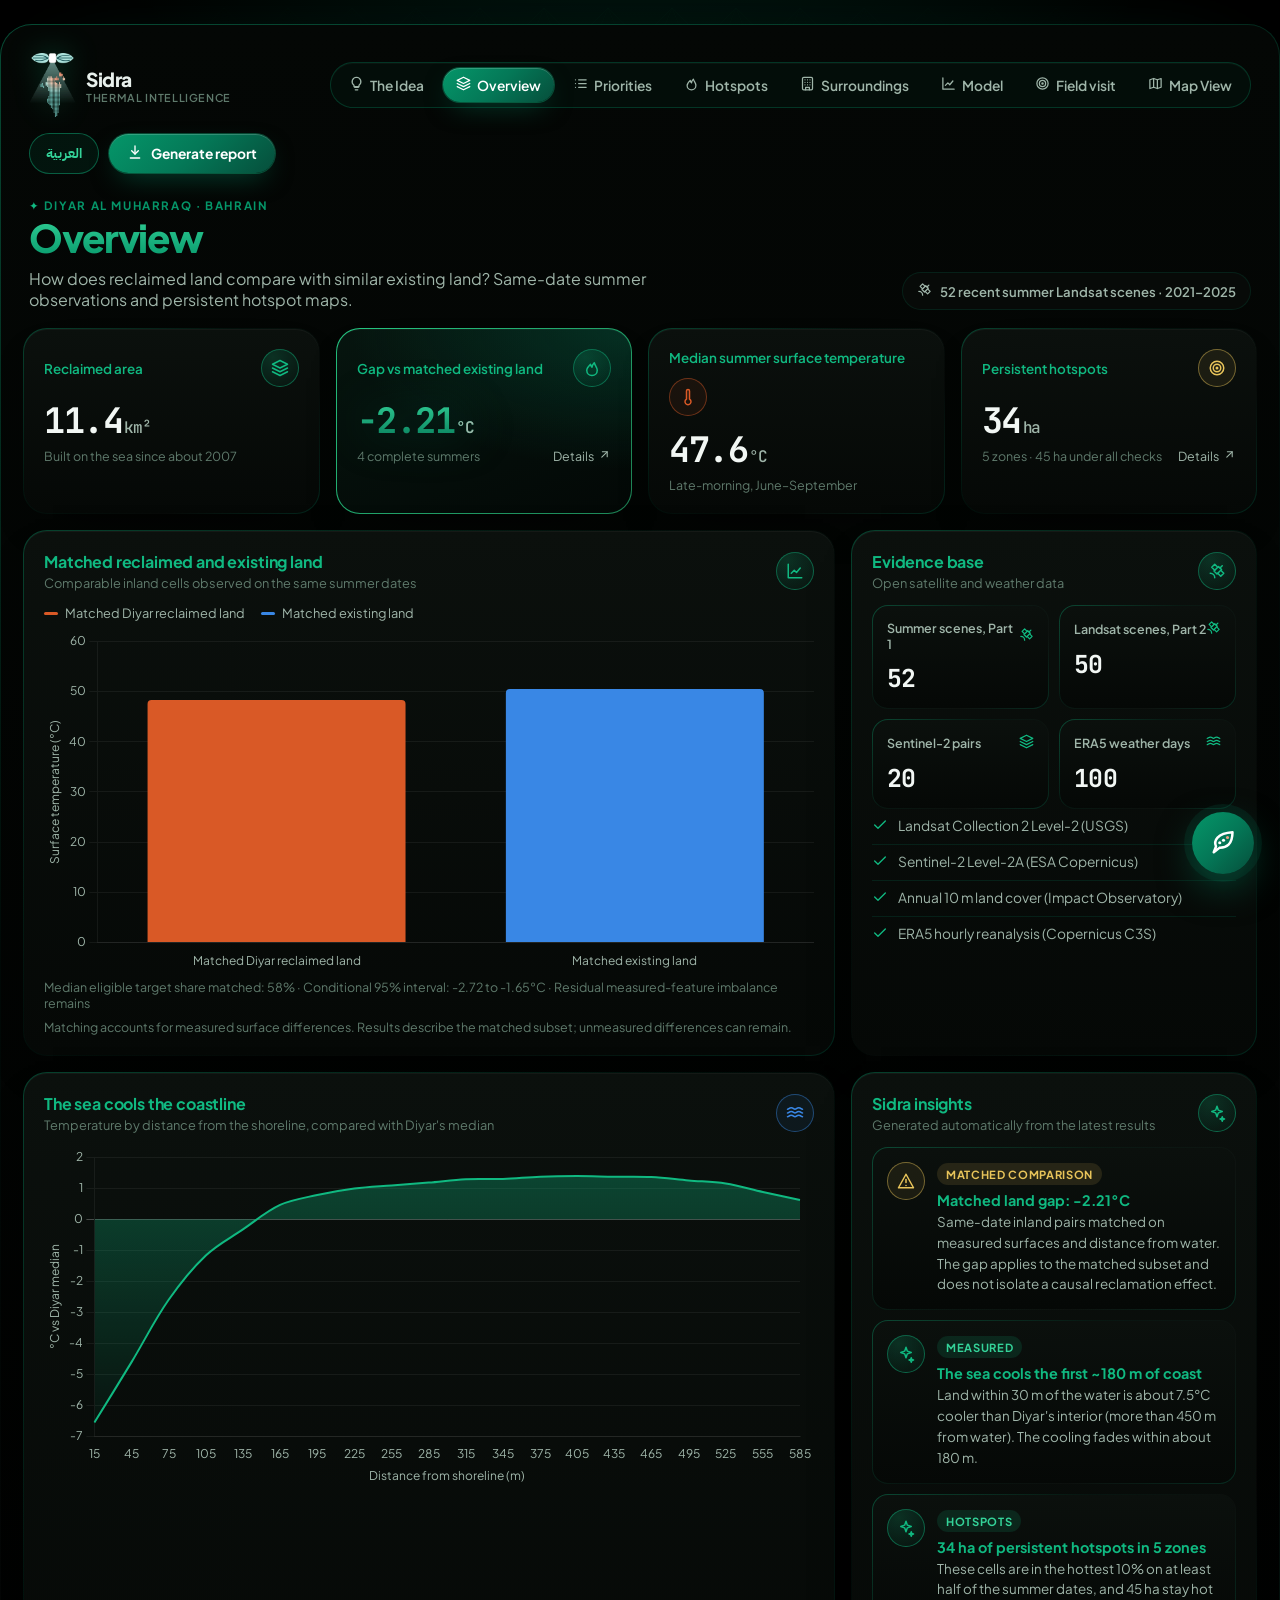
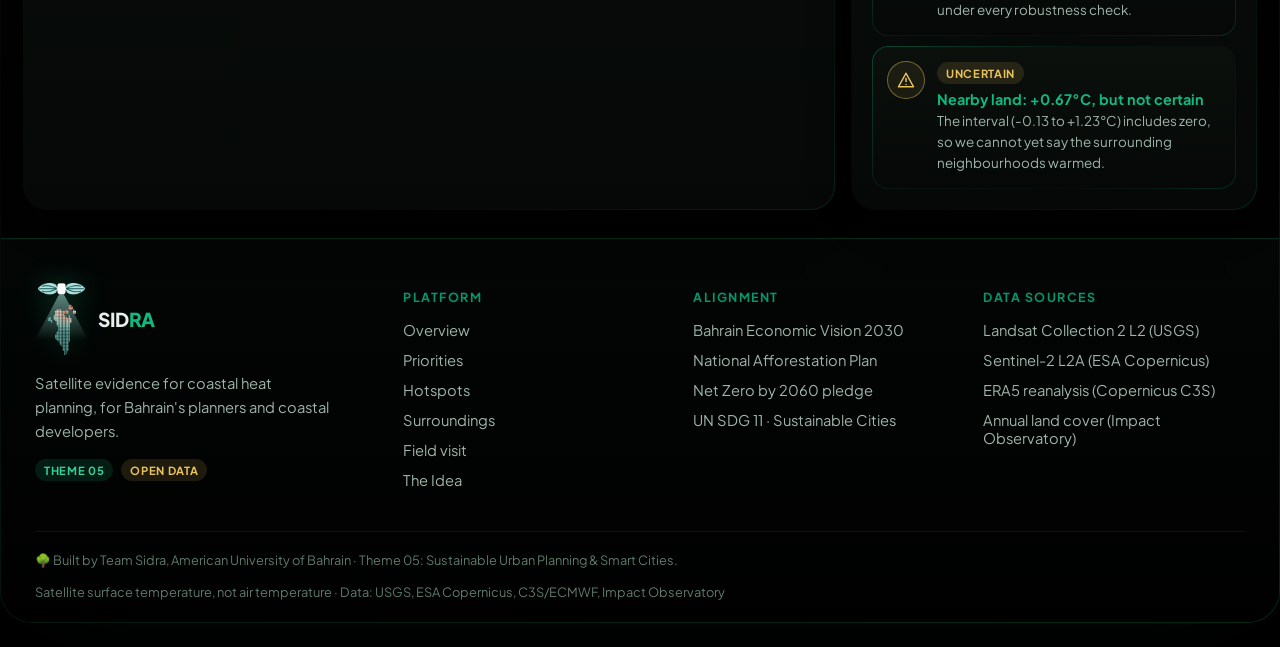
<file: index.html>
<!DOCTYPE html>

<html lang="en">
<head>
<meta charset="utf-8"/>
<meta content="width=device-width, initial-scale=1" name="viewport"/>
<title>Sidra Dashboard</title>
<meta content="Sidra: satellite evidence for coastal heat planning in Diyar Al Muharraq, Bahrain." name="description"/>
<link href="assets/img/favicon-32.png" rel="icon" type="image/png"/>
<link href="assets/img/favicon-180.png" rel="apple-touch-icon"/>
<link href="https://fonts.googleapis.com" rel="preconnect"/>
<link href="https://fonts.googleapis.com/css2?family=Plus+Jakarta+Sans:wght@400;500;600;700;800&amp;family=JetBrains+Mono:wght@500;700&amp;family=Instrument+Serif:ital@0;1&amp;family=IBM+Plex+Sans+Arabic:wght@400;500;600;700&amp;family=Noto+Kufi+Arabic:wght@600;700;800&amp;display=swap" rel="stylesheet"/>
<link href="assets/vendor/leaflet/leaflet.css" rel="stylesheet"/>
<link href="assets/css/style.css" rel="stylesheet"/>
</head>
<body>
<div class="app" id="app">
<header class="topbar">
<a class="brand" href="index.html">
<img alt="Sidra logo" class="brand-logo" src="assets/img/logo.png"/>
<span data-i18n="">Sidra<small>Thermal intelligence</small></span>
</a>
<nav class="nav" id="nav">
<a href="idea.html"><span data-icon="bulb" data-size="15"></span><span data-i18n="">The Idea</span></a>
<button class="active" data-view="overview"><span data-icon="layers" data-size="15"></span><span data-i18n="">Overview</span></button>
<button data-view="priorities"><span data-icon="list" data-size="15"></span><span data-i18n="">Priorities</span></button>
<button data-view="hotspots"><span data-icon="flame" data-size="15"></span><span data-i18n="">Hotspots</span></button>
<button data-view="surroundings"><span data-icon="building" data-size="15"></span><span data-i18n="">Surroundings</span></button>
<button data-view="model"><span data-icon="chart" data-size="15"></span><span data-i18n="">Model</span></button>
<button data-view="fieldvisit"><span data-icon="target" data-size="15"></span><span data-i18n="">Field visit</span></button>
<button data-view="mapview"><span data-icon="map" data-size="15"></span><span data-i18n="">Map View</span></button>

</nav>
<div class="top-actions">
<button aria-label="Switch language" class="lang-btn" id="lang-btn" type="button"><span data-i18n="">العربية</span></button>
<button class="btn-neon" id="report-btn"><span data-icon="download" data-size="16"></span><span data-i18n="">Generate report</span></button>
</div>
</header>
<main id="main">
<!-- ===================== Overview ===================== -->
<section class="view active" id="view-overview">
<div class="page-head">
<div>
<div class="eyebrow" data-i18n="">Diyar Al Muharraq · Bahrain</div>
<h1 data-i18n="">Overview</h1>
<p data-i18n="">How does reclaimed land compare with similar existing land? Same-date summer observations and persistent hotspot maps.</p>
</div>
<span class="chip"><span data-icon="satellite" data-size="15"></span><span id="scene-chip"><span data-i18n="">--</span></span></span>
</div>
<div class="grid g-4">
<div class="card kpi">
<div class="card-head" style="margin:0"><span class="label" data-i18n="">Reclaimed area</span><span class="icon-ring" data-icon="layers"></span></div>
<div class="value"><span id="k-area"><span data-i18n="">--</span></span><small data-i18n="">km²</small></div>
<div class="foot"><span id="k-area-note"><span data-i18n="">--</span></span></div>
</div>
<div class="card kpi hero-kpi">
<div class="card-head" style="margin:0"><span class="label" data-i18n="">Gap vs matched existing land</span><span class="icon-ring" data-icon="flame"></span></div>
<div class="value"><span id="k-change"><span data-i18n="">--</span></span><small data-i18n="">°C</small></div>
<div class="foot"><span id="k-change-note"><span data-i18n="">--</span></span><a data-goto="hotspots" href="#"><span data-i18n="">Details</span> <span data-icon="arrow" data-size="13"></span></a></div>
</div>
<div class="card kpi">
<div class="card-head" style="margin:0"><span class="label" data-i18n="">Median summer surface temperature</span><span class="icon-ring land" data-icon="thermo"></span></div>
<div class="value"><span id="k-lst"><span data-i18n="">--</span></span><small data-i18n="">°C</small></div>
<div class="foot"><span data-i18n="">Late-morning, June–September</span></div>
</div>
<div class="card kpi">
<div class="card-head" style="margin:0"><span class="label" data-i18n="">Persistent hotspots</span><span class="icon-ring warn" data-icon="target"></span></div>
<div class="value"><span id="k-hot"><span data-i18n="">--</span></span><small data-i18n="">ha</small></div>
<div class="foot"><span id="k-hot-note"><span data-i18n="">--</span></span><a data-goto="fieldvisit" href="#"><span data-i18n="">Details</span> <span data-icon="arrow" data-size="13"></span></a></div>
</div>
</div>
<div class="grid g-main mt">
<div class="card">
<div class="card-head">
<div>
<div class="card-title" data-i18n="">Matched reclaimed and existing land</div>
<div class="card-sub" data-i18n="">Comparable inland cells observed on the same summer dates</div>
</div>
<span class="icon-ring" data-icon="chart"></span>
</div>
<div class="legend" id="ba-legend" style="margin-bottom:10px"></div>
<div class="chart-box"><canvas aria-label="Matched land temperature chart" id="ba-chart"></canvas></div>
<div class="tiny" id="matched-support" style="margin-top:8px"></div>
<div class="tiny" data-i18n="" style="margin-top:8px">Matching accounts for measured surface differences. Results describe the matched subset; unmeasured differences can remain.</div>
</div>
<div class="card">
<div class="card-head">
<div><div class="card-title" data-i18n="">Evidence base</div><div class="card-sub" data-i18n="">Open satellite and weather data</div></div>
<span class="icon-ring" data-icon="satellite"></span>
</div>
<div class="tiles" id="evidence-tiles"></div>
<ul class="checklist mt" id="source-list"></ul>
</div>
</div>
<div class="grid g-main mt">
<div class="card">
<div class="card-head">
<div>
<div class="card-title" data-i18n="">The sea cools the coastline</div>
<div class="card-sub" data-i18n="">Temperature by distance from the shoreline, compared with Diyar's median</div>
</div>
<span class="icon-ring sea" data-icon="waves"></span>
</div>
<div class="chart-box"><canvas aria-label="Coastal cooling profile" id="coast-chart"></canvas></div>
</div>
<div class="card">
<div class="card-head">
<div><div class="card-title" data-i18n="">Sidra insights</div><div class="card-sub" data-i18n="">Generated automatically from the latest results</div></div>
<span class="icon-ring" data-icon="sparkle"></span>
</div>
<div id="insights"></div>
</div>
</div>
</section>
<!-- ===================== Priorities ===================== -->
<section class="view" id="view-priorities">
<div class="page-head">
<div>
<div class="eyebrow" data-i18n="">Decision support</div>
<h1 data-i18n="">Priorities</h1>
<p data-i18n="">Which hotspot zones should planners investigate first? Zones are ranked by how often they are hot and how much hotter they are than the rest of Diyar.</p>
</div>
<span class="chip"><span data-icon="list" data-size="15"></span><span id="p-chip">--</span></span>
</div>
<div class="grid g-4" id="p-findings"></div>
<div class="grid g-main mt">
<div class="card">
<div class="card-head"><div><div class="card-title" data-i18n="">Hotspot zones on the map</div><div class="card-sub" data-i18n="">Numbers show the priority rank. Click a zone to see its details.</div></div><span class="icon-ring" data-icon="map"></span></div>
<div class="p-map" id="p-map"></div>
<div class="tiny mt" id="p-map-note"></div>
</div>
<div class="card" id="p-detail"></div>
</div>
<div class="card mt">
<div class="card-head p-head">
<div><div class="card-title" data-i18n="">Priority ranking</div><div class="card-sub" id="p-method"></div></div>
<div class="p-tools">
<div class="seg" id="p-sort"><button class="on" data-i18n="" data-sort="priority">Priority</button><button data-i18n="" data-sort="persistence">Persistence</button><button data-i18n="" data-sort="excess">Temperature</button><button data-i18n="" data-sort="area">Area</button></div>
<button class="btn-ghost p-csv" id="p-csv" type="button"><span data-icon="download" data-size="15"></span><span data-i18n="">Download CSV</span></button>
</div>
</div>
<div class="table-wrap"><table class="data-table p-table" id="p-table"></table></div>
</div>
<div class="card mt">
<div class="card-head"><div><div class="card-title" data-i18n="">How a planner would use this</div><div class="card-sub" data-i18n="">Example: preparing next season's site inspections in Diyar</div></div><span class="icon-ring" data-icon="users"></span></div>
<ol class="steps">
<li><b data-i18n="">Pick the top zones</b><span data-i18n="">Sort by priority, check the stability badge, and choose two or three zones to visit first.</span></li>
<li><b data-i18n="">Inspect on site</b><span data-i18n="">Follow each zone's recommended next steps: surface materials, shade and vegetation, and spot temperature measurements.</span></li>
<li><b data-i18n="">Decide and record</b><span data-i18n="">Use the findings to choose where shade, trees or cooler materials are worth testing, and record results so the next satellite update can track the zone.</span></li>
</ol>
</div>
<div class="callout warn mt" data-i18n="">This is a screening tool. Rankings use late-morning satellite surface temperature, not air temperature, and they show where to look first, not what caused the heat or how much cooling an action would bring.</div>
<div class="callout mt" data-i18n="">These priorities are a starting point. Hyperspectral imagery, detailed field observations, local air temperature and humidity measurements, and better traffic data would help us choose more suitable cooling interventions for each zone.</div>
</section>
<!-- ===================== Hotspots ===================== -->
<section class="view" id="view-hotspots">
<div class="page-head">
<div>
<div class="eyebrow" data-i18n="">Part 1 · Reclaimed land</div>
<h1 data-i18n="">Hotspots</h1>
<p data-i18n="">Where inside Diyar is it repeatedly hotter than the rest of the development?</p>
</div>
<span class="chip"><span data-icon="target" data-size="15"></span><span data-i18n="">Getis–Ord Gi* · 90 m cells</span></span>
</div>
<div class="grid g-4">
<div class="card kpi"><div class="label" data-i18n="">Persistent hotspot area</div><div class="value"><span id="h-persist"><span data-i18n="">--</span></span><small data-i18n="">ha</small></div><div class="foot"><span data-i18n="">Hottest 10% on at least half the dates</span></div></div>
<div class="card kpi"><div class="label" data-i18n="">Stable under all checks</div><div class="value"><span id="h-stable"><span data-i18n="">--</span></span><small data-i18n="">ha</small></div><div class="foot"><span data-i18n="">Neighbourhood and period checks</span></div></div>
<div class="card kpi"><div class="label" data-i18n="">Hotspot zones</div><div class="value"><span id="h-zones"><span data-i18n="">--</span></span></div><div class="foot"><span id="h-cells"><span data-i18n="">--</span></span></div></div>
<div class="card kpi"><div class="label" data-i18n="">Shoreline land, 0–30 m from water</div><div class="value"><span id="h-coast"><span data-i18n="">--</span></span><small data-i18n="">°C</small></div><div class="foot"><span id="h-buffer"><span data-i18n="">--</span></span></div></div>
</div>
<div class="grid g-main mt">
<div class="card">
<div class="card-head"><div><div class="card-title" data-i18n="">Area by hotspot class</div><div class="card-sub" data-i18n="">Hectares of 90 m cells inside Diyar</div></div><span class="icon-ring" data-icon="flame"></span></div>
<div class="chart-box sm"><canvas aria-label="Area by hotspot class" id="class-chart"></canvas></div>
<div class="table-wrap mt"><table class="data-table" id="class-table"></table></div>
</div>
<div class="card">
<div class="card-head"><div><div class="card-title" data-i18n="">How robust are the hotspots?</div><div class="card-sub" data-i18n="">Overlap of hotspots when the method changes</div></div><span class="icon-ring warn" data-icon="alert"></span></div>
<div id="robust-bars"></div>
<div class="tiny" data-i18n="">Jaccard overlap: 1 = identical hotspots, 0 = no overlap.</div>
</div>
</div>
<div class="grid g-2 mt gallery">
<div class="card"><div class="card-head"><div><div class="card-title" data-i18n="">Hotspots and persistence</div></div></div><img alt="Reclaimed-land hotspots and persistence" src="results/reclaimed_land_hotspots.png"/></div>
<div class="card"><div class="card-head"><div><div class="card-title" data-i18n="">Matched land comparison</div></div></div><img alt="Matched existing-land surface-temperature comparison" src="results/reclaimed_land_matched.png"/></div>
</div>
<div class="card mt gallery"><div class="card-head"><div><div class="card-title" data-i18n="">Reclamation history from satellite water index</div></div></div><img alt="Reclamation history" src="results/reclamation_history.png"/></div>
</section>
<!-- ===================== Surroundings ===================== -->
<section class="view" id="view-surroundings">
<div class="page-head">
<div>
<div class="eyebrow" data-i18n="">Part 2 · Existing land nearby</div>
<h1 data-i18n="">Surroundings</h1>
<p data-i18n="">Did older neighbourhoods next to the new land get warmer compared with similar land further away?</p>
</div>
<span class="chip"><span data-icon="building" data-size="15"></span><span data-i18n="">120 m cells · quality-masked</span></span>
</div>
<div class="grid g-3">
<div class="card kpi hero-kpi"><div class="label" data-i18n="">Nearby-minus-control gap change</div><div class="value"><span id="s-gap"><span data-i18n="">--</span></span><small data-i18n="">°C</small></div><div class="foot"><span id="s-gap-ci"><span data-i18n="">--</span></span></div></div>
<div class="card kpi"><div class="label" data-i18n="">Cells compared</div><div class="value"><span id="s-cells"><span data-i18n="">--</span></span></div><div class="foot"><span id="s-cells-note"><span data-i18n="">--</span></span></div></div>
<div class="card kpi"><div class="label" data-i18n="">Usable summer dates</div><div class="value"><span id="s-dates"><span data-i18n="">--</span></span></div><div class="foot"><span id="s-dates-note"><span data-i18n="">--</span></span></div></div>
</div>
<div class="grid g-main mt">
<div class="card">
<div class="card-head"><div><div class="card-title" data-i18n="">Gap by summer month</div><div class="card-sub" data-i18n="">Nearby land minus control land, before vs recent period</div></div><span class="icon-ring" data-icon="chart"></span></div>
<div class="legend" id="month-legend" style="margin-bottom:10px"></div>
<div class="chart-box"><canvas aria-label="Monthly gap chart" id="month-chart"></canvas></div>
</div>
<div class="card">
<div class="card-head"><div><div class="card-title" data-i18n="">Uncertainty</div><div class="card-sub" data-i18n="">Whole-year and spatial-block resampling</div></div><span class="icon-ring warn" data-icon="alert"></span></div>
<div id="ci-rows"></div>
<div class="callout warn mt" id="s-interpret"></div>
</div>
</div>
<div class="card mt gallery"><div class="card-head"><div><div class="card-title" data-i18n="">Nearby existing-land temperature comparison</div></div></div><img alt="Nearby existing-land temperature comparison" src="results/surrounding_land_temperature.png"/></div>
</section>
<!-- ===================== Model ===================== -->
<section class="view" id="view-model">
<div class="page-head">
<div>
<div class="eyebrow" data-i18n="">Under the hood</div>
<h1 data-i18n="">Model</h1>
<p data-i18n="">A gradient-boosting model predicts recent surface temperature on control land, tested on dates and places it never saw.</p>
</div>
</div>
<div class="grid g-3">
<div class="card kpi"><div class="label" data-i18n="">Best spatial-test error (MAE)</div><div class="value"><span id="m-space"><span data-i18n="">--</span></span><small data-i18n="">°C</small></div><div class="foot"><span id="m-space-note"><span data-i18n="">--</span></span></div></div>
<div class="card kpi"><div class="label" data-i18n="">Held-out dates error (MAE)</div><div class="value"><span id="m-date"><span data-i18n="">--</span></span><small data-i18n="">°C</small></div><div class="foot"><span id="m-date-note"><span data-i18n="">--</span></span></div></div>
<div class="card kpi"><div class="label" data-i18n="">Input features</div><div class="value"><span id="m-features"><span data-i18n="">--</span></span></div><div class="foot"><span data-i18n="">Landsat, Sentinel-2 and ERA5 weather</span></div></div>
</div>
<div class="grid g-main mt">
<div class="card">
<div class="card-head"><div><div class="card-title" data-i18n="">Prediction error by validation test</div><div class="card-sub" data-i18n="">Mean absolute error in °C, lower is better</div></div><span class="icon-ring" data-icon="chart"></span></div>
<div class="legend" id="ml-legend" style="margin-bottom:10px"></div>
<div class="chart-box"><canvas aria-label="Model error chart" id="ml-chart"></canvas></div>
</div>
<div class="card">
<div class="card-head"><div><div class="card-title" data-i18n="">How we validate</div><div class="card-sub" data-i18n="">Nearby pixels and dates are related, so we hold out whole groups</div></div><span class="icon-ring" data-icon="layers"></span></div>
<ol class="steps">
<li><b data-i18n="">Space</b><span data-i18n="">Whole spatial blocks are withheld, so the model is tested on areas it never saw.</span></li>
<li><b data-i18n="">Date</b><span data-i18n="">Whole summer dates are withheld, so it is tested on new weather and seasons.</span></li>
<li><b data-i18n="">Space and date</b><span data-i18n="">Both at once: the hardest test.</span></li>
<li><b data-i18n="">Forward year</b><span data-i18n="">All of 2025 is held out to test prediction into the future.</span></li>
</ol>
<div class="callout" data-i18n="">The model is used to screen for cells that are warmer than expected. It does not measure how much cooling an intervention would achieve.</div>
</div>
</div>
<div class="card mt gallery"><div class="card-head"><div><div class="card-title" data-i18n="">Additional satellite features on the same held-out observations</div></div></div><img alt="Additional satellite features compared" src="results/satellite_feature_comparison.png"/></div>
</section>
<!-- ===================== Field visit ===================== -->
<section class="view" id="view-fieldvisit">
<div class="page-head">
<div>
<div class="eyebrow" data-i18n="">From data to action</div>
<h1 data-i18n="">Field visit</h1>
<p data-i18n="">Cells that were repeatedly warmer than the model predicted, shortlisted for an on-the-ground inspection.</p>
</div>
</div>
<div class="grid g-3">
<div class="card kpi hero-kpi"><div class="label" data-i18n="">Priority cells</div><div class="value"><span id="f-cells"><span data-i18n="">--</span></span></div><div class="foot"><span id="f-area"><span data-i18n="">--</span></span></div></div>
<div class="card kpi"><div class="label" data-i18n="">Model and control choices tested</div><div class="value"><span id="f-variants"><span data-i18n="">--</span></span></div><div class="foot"><span data-i18n="">Selection checked across all of them</span></div></div>
<div class="card kpi"><div class="label" data-i18n="">Cells reviewed</div><div class="value"><span id="f-supported"><span data-i18n="">--</span></span></div><div class="foot"><span data-i18n="">Nearby cells with enough clear data</span></div></div>
</div>
<div class="grid g-main mt">
<div class="card gallery"><div class="card-head"><div><div class="card-title" data-i18n="">Inspection candidates</div></div></div><img alt="Inspection candidate cells" src="results/inspection_candidates.png"/></div>
<div class="card">
<div class="card-head"><div><div class="card-title" data-i18n="">What to check on site</div></div><span class="icon-ring" data-icon="target"></span></div>
<ul class="list-clean">
<li data-i18n="">Surface materials: dark paving, roofs, bare sand.</li>
<li data-i18n="">Shade and vegetation: trees, irrigation, shaded walkways.</li>
<li data-i18n="">Air flow: building layout blocking sea breezes.</li>
<li data-i18n="">Local activity: car parks, industry, heat sources.</li>
</ul>
<div class="callout warn mt" data-i18n="">Satellites measure late-morning ground temperature, not air temperature or how hot people feel. Ground measurements are needed before choosing interventions.</div>
</div>
</div>
<div class="card mt">
<div class="card-head"><div><div class="card-title" data-i18n="">Better data for better cooling interventions</div></div><span class="icon-ring" data-icon="layers"></span></div>
<p class="muted" data-i18n="">With hyperspectral imagery, more detailed field visits, higher-resolution local weather observations and better traffic data, we could develop more targeted interventions to reduce heat.</p>
<ul class="list-clean">
<li><b data-i18n="">Hyperspectral imagery:</b> <span data-i18n="">Better distinguish roofing, paving and vegetation to guide material and greening choices.</span></li>
<li><b data-i18n="">Field visits:</b> <span data-i18n="">Record materials, shade, airflow and how people use each hotspot to identify suitable interventions.</span></li>
<li><b data-i18n="">Local weather:</b> <span data-i18n="">Higher spatial and temporal resolution air temperature, humidity, wind and solar radiation to assess conditions at street level.</span></li>
<li><b data-i18n="">Traffic data:</b> <span data-i18n="">More detailed vehicle counts, types, speeds and congestion patterns to assess traffic-related heat and possible transport measures.</span></li>
</ul>
<div class="callout mt" data-i18n="">Before-and-after monitoring would still be needed to measure the cooling benefit.</div>
</div>
</section>
<!-- ===================== Map ===================== -->
<section class="view" id="view-mapview">
<div class="page-head">
<div>
<div class="eyebrow" data-i18n="">Study area</div>
<h1 data-i18n="">Map view</h1>
<p data-i18n="">Where we measured, and what the satellites see.</p>
</div>
</div>
<div class="grid g-main">
<div class="card"><div id="map"></div></div>
<div class="card">
<div class="card-head"><div><div class="card-title" data-i18n="">Study settings</div><div class="card-sub" data-i18n="">From the notebooks' saved settings</div></div><span class="icon-ring" data-icon="satellite"></span></div>
<div id="scene-kv"></div>
</div>
</div>
<div class="card mt gallery"><div class="card-head"><div><div class="card-title" data-i18n="">Example input: Landsat 8, 26 September 2025</div><div class="card-sub" data-i18n="">Natural colour and surface temperature after quality screening</div></div></div><img alt="Landsat sample preview" src="results/sample_preview.png"/></div>
</section>
</main>
<footer class="footer-big" id="site-footer"></footer>
</div>
<div class="tooltip" id="tooltip"></div>
<script src="assets/vendor/chart.umd.js"></script>
<script src="assets/vendor/leaflet/leaflet.js"></script>
<script src="assets/js/i18n.js?v=matched-land-1"></script>
<script src="assets/js/common.js?v=matched-land-1"></script>
<script src="assets/js/assistant.js?v=matched-land-1"></script>
<script src="assets/js/dashboard.js?v=matched-land-1"></script>
</body>
</html>
</file>
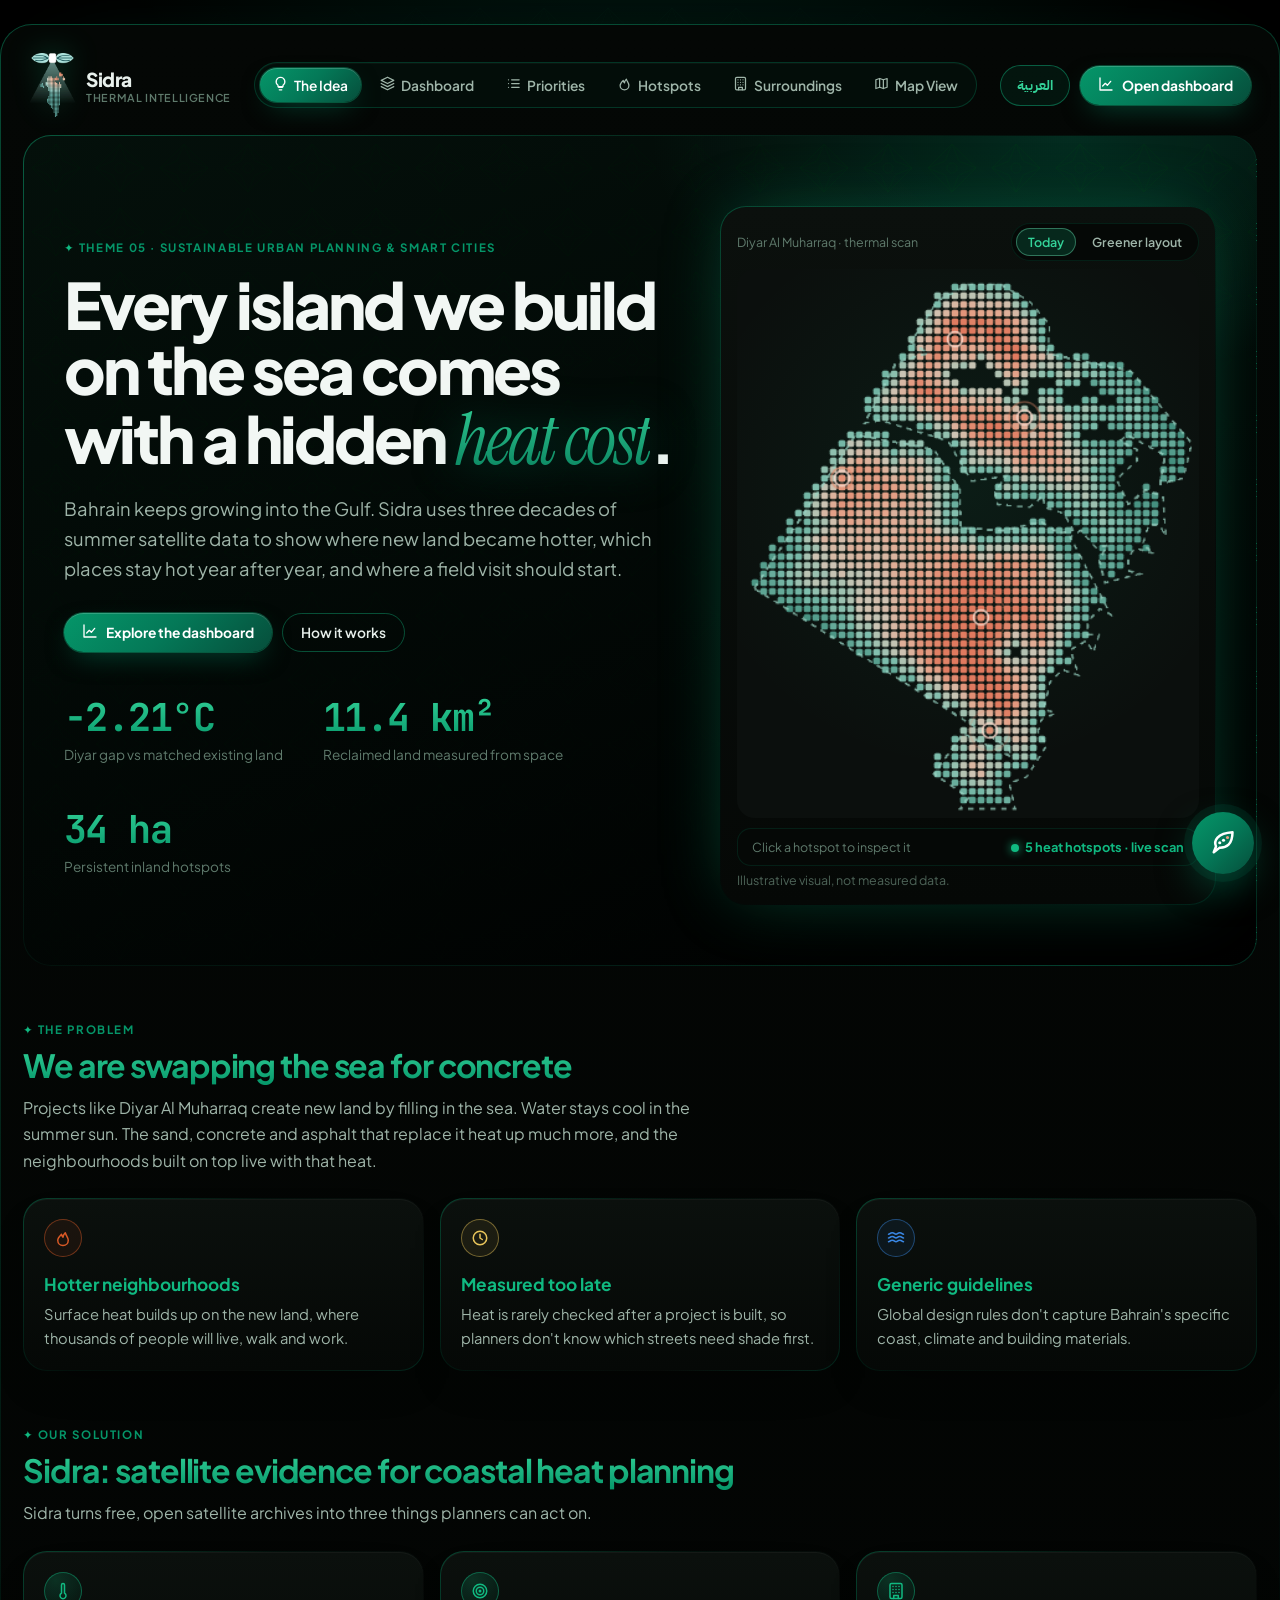
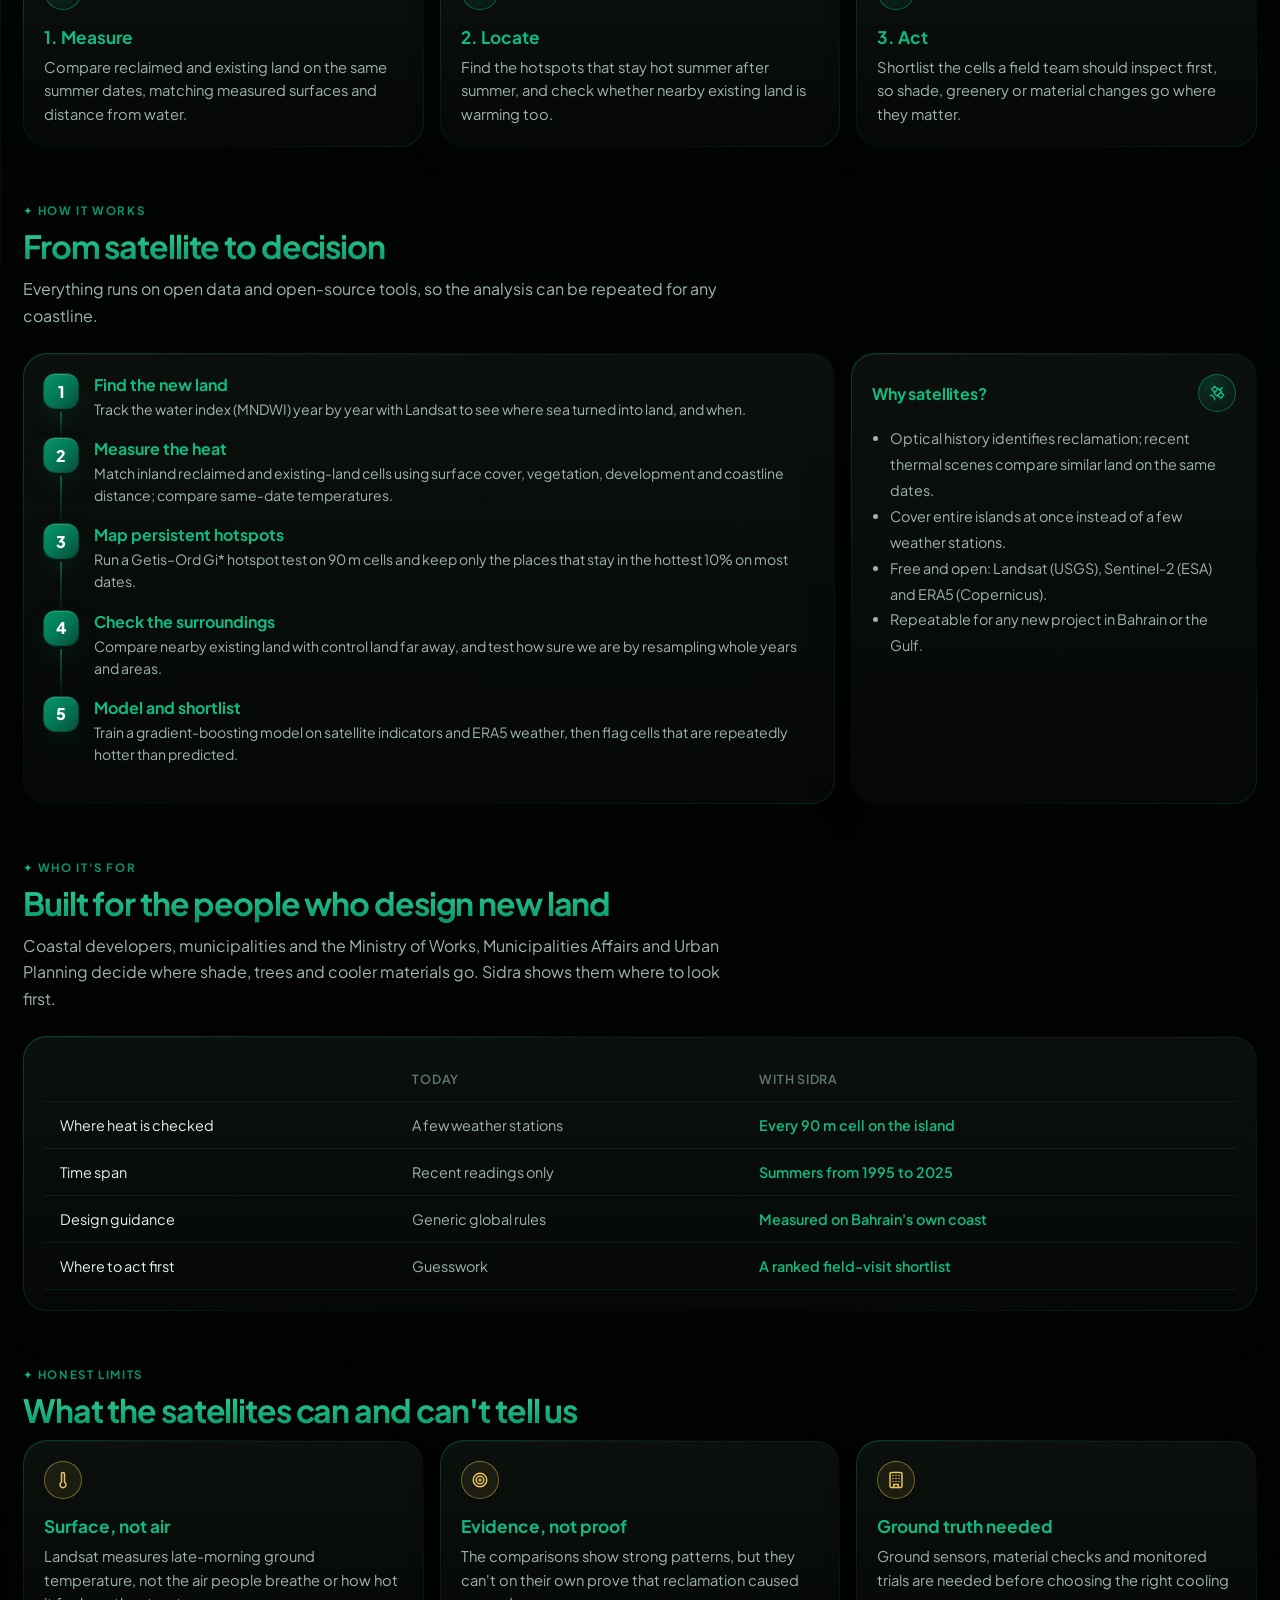
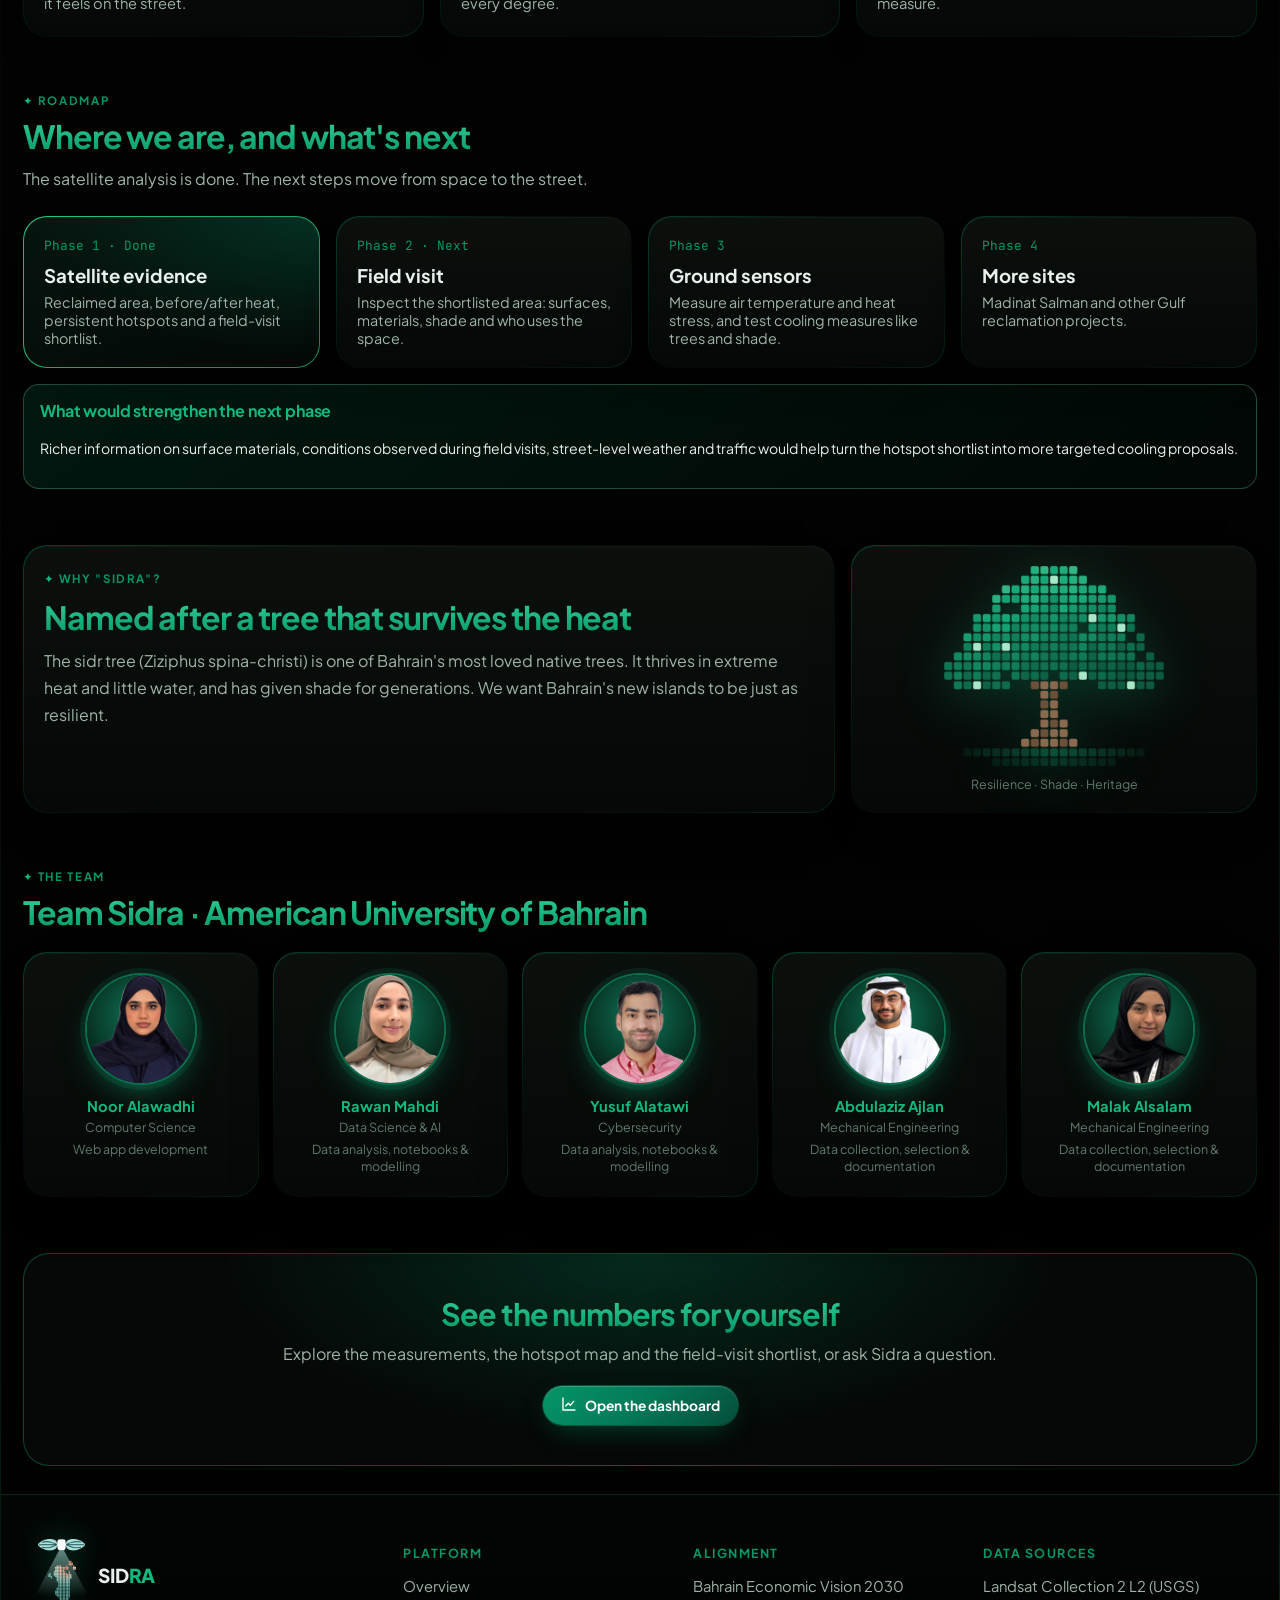
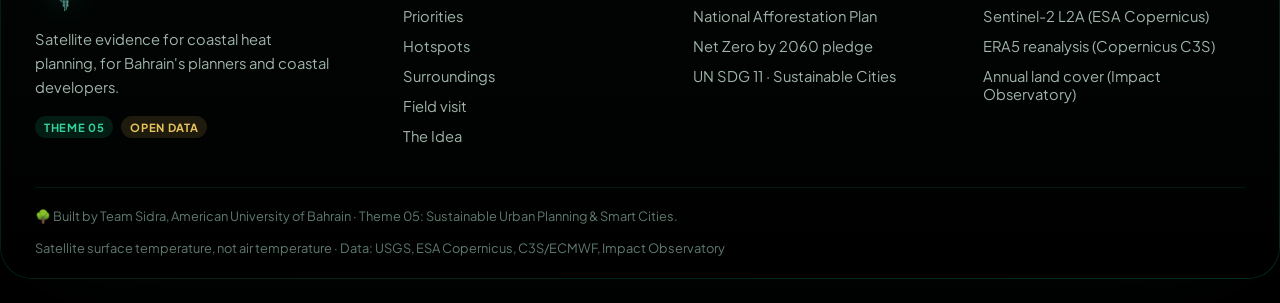
<file: idea.html>
<!DOCTYPE html>

<html lang="en">
<head>
<meta charset="utf-8"/>
<meta content="width=device-width, initial-scale=1" name="viewport"/>
<title>The Sidra Idea</title>
<meta content="Why Sidra exists: satellite evidence on the surface-heat cost of building new land on the sea in Bahrain." name="description"/>
<link href="assets/img/favicon-32.png" rel="icon" type="image/png"/>
<link href="assets/img/favicon-180.png" rel="apple-touch-icon"/>
<link href="https://fonts.googleapis.com" rel="preconnect"/>
<link href="https://fonts.googleapis.com/css2?family=Plus+Jakarta+Sans:wght@400;500;600;700;800&amp;family=JetBrains+Mono:wght@500;700&amp;family=Instrument+Serif:ital@0;1&amp;family=IBM+Plex+Sans+Arabic:wght@400;500;600;700&amp;family=Noto+Kufi+Arabic:wght@600;700;800&amp;display=swap" rel="stylesheet"/>
<link href="assets/css/style.css" rel="stylesheet"/>
</head>
<body>
<div class="app">
<header class="topbar">
<a class="brand" href="index.html">
<img alt="Sidra logo" class="brand-logo" src="assets/img/logo.png"/>
<span data-i18n="">Sidra<small>Thermal intelligence</small></span>
</a>
<nav class="nav">
<a class="active" href="idea.html"><span data-icon="bulb" data-size="15"></span><span data-i18n="">The Idea</span></a>
<a href="index.html#overview"><span data-icon="layers" data-size="15"></span><span data-i18n="">Dashboard</span></a>
<a href="index.html#priorities"><span data-icon="list" data-size="15"></span><span data-i18n="">Priorities</span></a>
<a href="index.html#hotspots"><span data-icon="flame" data-size="15"></span><span data-i18n="">Hotspots</span></a>
<a href="index.html#surroundings"><span data-icon="building" data-size="15"></span><span data-i18n="">Surroundings</span></a>
<a href="index.html#mapview"><span data-icon="map" data-size="15"></span><span data-i18n="">Map View</span></a>
</nav>
<div class="top-actions">
<button aria-label="Switch language" class="lang-btn" id="lang-btn" type="button"><span data-i18n="">العربية</span></button>
<a class="btn-neon" href="index.html"><span data-icon="chart" data-size="16"></span><span data-i18n="">Open dashboard</span></a>
</div>
</header>
<!-- Hero -->
<section class="hero-idea">
<div class="hero-split">
<div>
<span class="eyebrow" data-i18n="">Theme 05 · Sustainable Urban Planning &amp; Smart Cities</span>
<h1 data-i18n="">Every island we build on the sea comes with a hidden <em>heat cost</em>.</h1>
<p class="lead" data-i18n="">Bahrain keeps growing into the Gulf. Sidra uses three decades of summer satellite data to show where new
          land became hotter, which places stay hot year after year, and where a field visit should start.</p>
<div class="ctas">
<a class="btn-neon" href="index.html"><span data-icon="chart" data-size="16"></span><span data-i18n="">Explore the dashboard</span></a>
<a class="btn-ghost" data-i18n="" href="#how">How it works</a>
</div>
<div class="big-stat">
<div><b id="s-change"><span data-i18n="">--</span></b><span data-i18n="">Diyar gap vs matched existing land</span></div>
<div><b id="s-area"><span data-i18n="">--</span></b><span data-i18n="">Reclaimed land measured from space</span></div>
<div><b id="s-hot"><span data-i18n="">--</span></b><span data-i18n="">Persistent inland hotspots</span></div>
</div>
</div>
<div id="scan"></div>
</div>
</section>
<!-- Problem -->
<section class="section">
<span class="eyebrow" data-i18n="">The problem</span>
<h2 data-i18n="">We are swapping the sea for concrete</h2>
<p class="intro" data-i18n="">Projects like Diyar Al Muharraq create new land by filling in the sea. Water stays cool in the summer sun.
      The sand, concrete and asphalt that replace it heat up much more, and the neighbourhoods built on top live with that heat.</p>
<div class="grid g-3">
<div class="card feature"><span class="icon-ring land" data-icon="flame"></span><h3 data-i18n="">Hotter neighbourhoods</h3><p data-i18n="">Surface heat builds up on the new land, where thousands of people will live, walk and work.</p></div>
<div class="card feature"><span class="icon-ring warn" data-icon="clock"></span><h3 data-i18n="">Measured too late</h3><p data-i18n="">Heat is rarely checked after a project is built, so planners don't know which streets need shade first.</p></div>
<div class="card feature"><span class="icon-ring sea" data-icon="waves"></span><h3 data-i18n="">Generic guidelines</h3><p data-i18n="">Global design rules don't capture Bahrain's specific coast, climate and building materials.</p></div>
</div>
</section>
<!-- Solution -->
<section class="section">
<span class="eyebrow" data-i18n="">Our solution</span>
<h2 data-i18n="">Sidra: satellite evidence for coastal heat planning</h2>
<p class="intro" data-i18n="">Sidra turns free, open satellite archives into three things planners can act on.</p>
<div class="grid g-3">
<div class="card feature"><span class="icon-ring" data-icon="thermo"></span><h3 data-i18n="">1. Measure</h3><p data-i18n="">Compare reclaimed and existing land on the same summer dates, matching measured surfaces and distance from water.</p></div>
<div class="card feature"><span class="icon-ring" data-icon="target"></span><h3 data-i18n="">2. Locate</h3><p data-i18n="">Find the hotspots that stay hot summer after summer, and check whether nearby existing land is warming too.</p></div>
<div class="card feature"><span class="icon-ring" data-icon="building"></span><h3 data-i18n="">3. Act</h3><p data-i18n="">Shortlist the cells a field team should inspect first, so shade, greenery or material changes go where they matter.</p></div>
</div>
</section>
<!-- How it works -->
<section class="section" id="how">
<span class="eyebrow" data-i18n="">How it works</span>
<h2 data-i18n="">From satellite to decision</h2>
<p class="intro" data-i18n="">Everything runs on open data and open-source tools, so the analysis can be repeated for any coastline.</p>
<div class="grid g-main">
<div class="card">
<ol class="steps">
<li><b data-i18n="">Find the new land</b><span data-i18n="">Track the water index (MNDWI) year by year with Landsat to see where sea turned into land, and when.</span></li>
<li><b data-i18n="">Measure the heat</b><span data-i18n="">Match inland reclaimed and existing-land cells using surface cover, vegetation, development and coastline distance; compare same-date temperatures.</span></li>
<li><b data-i18n="">Map persistent hotspots</b><span data-i18n="">Run a Getis–Ord Gi* hotspot test on 90 m cells and keep only the places that stay in the hottest 10% on most dates.</span></li>
<li><b data-i18n="">Check the surroundings</b><span data-i18n="">Compare nearby existing land with control land far away, and test how sure we are by resampling whole years and areas.</span></li>
<li><b data-i18n="">Model and shortlist</b><span data-i18n="">Train a gradient-boosting model on satellite indicators and ERA5 weather, then flag cells that are repeatedly hotter than predicted.</span></li>
</ol>
</div>
<div class="card">
<div class="card-head"><div><div class="card-title" data-i18n="">Why satellites?</div></div><span class="icon-ring" data-icon="satellite"></span></div>
<ul class="list-clean">
<li data-i18n="">Optical history identifies reclamation; recent thermal scenes compare similar land on the same dates.</li>
<li data-i18n="">Cover entire islands at once instead of a few weather stations.</li>
<li data-i18n="">Free and open: Landsat (USGS), Sentinel-2 (ESA) and ERA5 (Copernicus).</li>
<li data-i18n="">Repeatable for any new project in Bahrain or the Gulf.</li>
</ul>
</div>
</div>
</section>
<!-- Who + compare -->
<section class="section">
<span class="eyebrow" data-i18n="">Who it's for</span>
<h2 data-i18n="">Built for the people who design new land</h2>
<p class="intro" data-i18n="">Coastal developers, municipalities and the Ministry of Works, Municipalities Affairs and Urban Planning decide
      where shade, trees and cooler materials go. Sidra shows them where to look first.</p>
<div class="card">
<table class="compare">
<thead><tr><th></th><th data-i18n="">Today</th><th data-i18n="">With Sidra</th></tr></thead>
<tbody>
<tr><td data-i18n="">Where heat is checked</td><td data-i18n="">A few weather stations</td><td data-i18n="">Every 90 m cell on the island</td></tr>
<tr><td data-i18n="">Time span</td><td data-i18n="">Recent readings only</td><td data-i18n="">Summers from 1995 to 2025</td></tr>
<tr><td data-i18n="">Design guidance</td><td data-i18n="">Generic global rules</td><td data-i18n="">Measured on Bahrain's own coast</td></tr>
<tr><td data-i18n="">Where to act first</td><td data-i18n="">Guesswork</td><td data-i18n="">A ranked field-visit shortlist</td></tr>
</tbody>
</table>
</div>
</section>
<!-- Honest limits -->
<section class="section">
<span class="eyebrow" data-i18n="">Honest limits</span>
<h2 data-i18n="">What the satellites can and can't tell us</h2>
<div class="grid g-3">
<div class="card feature"><span class="icon-ring warn" data-icon="thermo"></span><h3 data-i18n="">Surface, not air</h3><p data-i18n="">Landsat measures late-morning ground temperature, not the air people breathe or how hot it feels on the street.</p></div>
<div class="card feature"><span class="icon-ring warn" data-icon="target"></span><h3 data-i18n="">Evidence, not proof</h3><p data-i18n="">The comparisons show strong patterns, but they can't on their own prove that reclamation caused every degree.</p></div>
<div class="card feature"><span class="icon-ring warn" data-icon="building"></span><h3 data-i18n="">Ground truth needed</h3><p data-i18n="">Ground sensors, material checks and monitored trials are needed before choosing the right cooling measure.</p></div>
</div>
</section>
<!-- Roadmap -->
<section class="section">
<span class="eyebrow" data-i18n="">Roadmap</span>
<h2 data-i18n="">Where we are, and what's next</h2>
<p class="intro" data-i18n="">The satellite analysis is done. The next steps move from space to the street.</p>
<div class="roadmap">
<div class="card done"><div class="phase" data-i18n="">Phase 1 · Done</div><h3 data-i18n="" style="margin:10px 0 6px">Satellite evidence</h3><p class="muted" data-i18n="" style="margin:0;font-size:.9rem">Reclaimed area, before/after heat, persistent hotspots and a field-visit shortlist.</p></div>
<div class="card"><div class="phase" data-i18n="">Phase 2 · Next</div><h3 data-i18n="" style="margin:10px 0 6px">Field visit</h3><p class="muted" data-i18n="" style="margin:0;font-size:.9rem">Inspect the shortlisted area: surfaces, materials, shade and who uses the space.</p></div>
<div class="card"><div class="phase" data-i18n="">Phase 3</div><h3 data-i18n="" style="margin:10px 0 6px">Ground sensors</h3><p class="muted" data-i18n="" style="margin:0;font-size:.9rem">Measure air temperature and heat stress, and test cooling measures like trees and shade.</p></div>
<div class="card"><div class="phase" data-i18n="">Phase 4</div><h3 data-i18n="" style="margin:10px 0 6px">More sites</h3><p class="muted" data-i18n="" style="margin:0;font-size:.9rem">Madinat Salman and other Gulf reclamation projects.</p></div>
</div>
<div class="callout mt">
<div class="card-title" data-i18n="">What would strengthen the next phase</div>
<p data-i18n="">Richer information on surface materials, conditions observed during field visits, street-level weather and traffic would help turn the hotspot shortlist into more targeted cooling proposals.</p>
</div>
</section>
<!-- Name -->
<section class="section">
<div class="grid g-main">
<div class="card">
<span class="eyebrow" data-i18n="">Why "Sidra"?</span>
<h2 data-i18n="" style="margin-top:10px">Named after a tree that survives the heat</h2>
<p class="muted" data-i18n="" style="line-height:1.7;margin:0">The sidr tree (Ziziphus spina-christi) is one of Bahrain's most loved native trees. It thrives in
          extreme heat and little water, and has given shade for generations. We want Bahrain's new islands to be just as resilient.</p>
</div>
<div class="card" style="display:grid;place-items:center;text-align:center">
<div><img class="sidr-tree" src="assets/img/sidr-tree.png" alt="Pixel illustration of a sidr tree"/><div class="tiny" data-i18n="">Resilience · Shade · Heritage</div></div>
</div>
</div>
</section>
<!-- Team -->
<section class="section">
<span class="eyebrow" data-i18n="">The team</span>
<h2 data-i18n="">Team Sidra · American University of Bahrain</h2>
<div class="team" id="team" style="margin-top:20px"></div>
</section>
<section class="cta-band">
<h2 data-i18n="">See the numbers for yourself</h2>
<p data-i18n="">Explore the measurements, the hotspot map and the field-visit shortlist, or ask Sidra a question.</p>
<a class="btn-neon" href="index.html"><span data-icon="chart" data-size="16"></span><span data-i18n="">Open the dashboard</span></a>
</section>
<footer class="footer-big" id="site-footer"></footer>
</div>
<script src="assets/js/i18n.js?v=matched-land-1"></script>
<script src="assets/js/common.js?v=matched-land-1"></script>
<script src="assets/js/assistant.js?v=matched-land-1"></script>
<script>
  document.getElementById("team").innerHTML = TEAM.map((m) => `
    <div class="card member">${m.photo ? `<img class="avatar photo" src="${m.photo}" alt="${t(m.name)}" loading="lazy">` : `<div class="avatar">${initials(m.name)}</div>`}<b>${t(m.name)}</b><span>${t(m.major)}</span><span>${t(m.role)}</span></div>`).join("");
  let R = null;
  renderScan(document.getElementById("scan"));
  initChatWidget(() => summarizeResults(R));
  loadResults().then((res) => {
    R = res;
    const M = summarizeResults(R);
    if (M.diyar_matched_land_gap_c != null) document.getElementById("s-change").textContent = `${M.diyar_matched_land_gap_c >= 0 ? "+" : ""}${M.diyar_matched_land_gap_c.toFixed(2)}°C`;
    if (M.reclaimed_area_km2 != null) document.getElementById("s-area").textContent = `${M.reclaimed_area_km2.toFixed(1)} ${t("km²")}`;
    if (M.persistent_hotspot_ha != null) document.getElementById("s-hot").textContent = `${Math.round(M.persistent_hotspot_ha)} ${t("ha")}`;
  }).catch(() => {});
</script>
</body>
</html>
</file>
<file: assets/vendor/leaflet/leaflet.css>
/* required styles */

.leaflet-pane,
.leaflet-tile,
.leaflet-marker-icon,
.leaflet-marker-shadow,
.leaflet-tile-container,
.leaflet-pane > svg,
.leaflet-pane > canvas,
.leaflet-zoom-box,
.leaflet-image-layer,
.leaflet-layer {
	position: absolute;
	left: 0;
	top: 0;
	}
.leaflet-container {
	overflow: hidden;
	}
.leaflet-tile,
.leaflet-marker-icon,
.leaflet-marker-shadow {
	-webkit-user-select: none;
	   -moz-user-select: none;
	        user-select: none;
	  -webkit-user-drag: none;
	}
/* Prevents IE11 from highlighting tiles in blue */
.leaflet-tile::selection {
	background: transparent;
}
/* Safari renders non-retina tile on retina better with this, but Chrome is worse */
.leaflet-safari .leaflet-tile {
	image-rendering: -webkit-optimize-contrast;
	}
/* hack that prevents hw layers "stretching" when loading new tiles */
.leaflet-safari .leaflet-tile-container {
	width: 1600px;
	height: 1600px;
	-webkit-transform-origin: 0 0;
	}
.leaflet-marker-icon,
.leaflet-marker-shadow {
	display: block;
	}
/* .leaflet-container svg: reset svg max-width decleration shipped in Joomla! (joomla.org) 3.x */
/* .leaflet-container img: map is broken in FF if you have max-width: 100% on tiles */
.leaflet-container .leaflet-overlay-pane svg {
	max-width: none !important;
	max-height: none !important;
	}
.leaflet-container .leaflet-marker-pane img,
.leaflet-container .leaflet-shadow-pane img,
.leaflet-container .leaflet-tile-pane img,
.leaflet-container img.leaflet-image-layer,
.leaflet-container .leaflet-tile {
	max-width: none !important;
	max-height: none !important;
	width: auto;
	padding: 0;
	}

.leaflet-container img.leaflet-tile {
	/* See: https://bugs.chromium.org/p/chromium/issues/detail?id=600120 */
	mix-blend-mode: plus-lighter;
}

.leaflet-container.leaflet-touch-zoom {
	-ms-touch-action: pan-x pan-y;
	touch-action: pan-x pan-y;
	}
.leaflet-container.leaflet-touch-drag {
	-ms-touch-action: pinch-zoom;
	/* Fallback for FF which doesn't support pinch-zoom */
	touch-action: none;
	touch-action: pinch-zoom;
}
.leaflet-container.leaflet-touch-drag.leaflet-touch-zoom {
	-ms-touch-action: none;
	touch-action: none;
}
.leaflet-container {
	-webkit-tap-highlight-color: transparent;
}
.leaflet-container a {
	-webkit-tap-highlight-color: rgba(51, 181, 229, 0.4);
}
.leaflet-tile {
	filter: inherit;
	visibility: hidden;
	}
.leaflet-tile-loaded {
	visibility: inherit;
	}
.leaflet-zoom-box {
	width: 0;
	height: 0;
	-moz-box-sizing: border-box;
	     box-sizing: border-box;
	z-index: 800;
	}
/* workaround for https://bugzilla.mozilla.org/show_bug.cgi?id=888319 */
.leaflet-overlay-pane svg {
	-moz-user-select: none;
	}

.leaflet-pane         { z-index: 400; }

.leaflet-tile-pane    { z-index: 200; }
.leaflet-overlay-pane { z-index: 400; }
.leaflet-shadow-pane  { z-index: 500; }
.leaflet-marker-pane  { z-index: 600; }
.leaflet-tooltip-pane   { z-index: 650; }
.leaflet-popup-pane   { z-index: 700; }

.leaflet-map-pane canvas { z-index: 100; }
.leaflet-map-pane svg    { z-index: 200; }

.leaflet-vml-shape {
	width: 1px;
	height: 1px;
	}
.lvml {
	behavior: url(#default#VML);
	display: inline-block;
	position: absolute;
	}


/* control positioning */

.leaflet-control {
	position: relative;
	z-index: 800;
	pointer-events: visiblePainted; /* IE 9-10 doesn't have auto */
	pointer-events: auto;
	}
.leaflet-top,
.leaflet-bottom {
	position: absolute;
	z-index: 1000;
	pointer-events: none;
	}
.leaflet-top {
	top: 0;
	}
.leaflet-right {
	right: 0;
	}
.leaflet-bottom {
	bottom: 0;
	}
.leaflet-left {
	left: 0;
	}
.leaflet-control {
	float: left;
	clear: both;
	}
.leaflet-right .leaflet-control {
	float: right;
	}
.leaflet-top .leaflet-control {
	margin-top: 10px;
	}
.leaflet-bottom .leaflet-control {
	margin-bottom: 10px;
	}
.leaflet-left .leaflet-control {
	margin-left: 10px;
	}
.leaflet-right .leaflet-control {
	margin-right: 10px;
	}


/* zoom and fade animations */

.leaflet-fade-anim .leaflet-popup {
	opacity: 0;
	-webkit-transition: opacity 0.2s linear;
	   -moz-transition: opacity 0.2s linear;
	        transition: opacity 0.2s linear;
	}
.leaflet-fade-anim .leaflet-map-pane .leaflet-popup {
	opacity: 1;
	}
.leaflet-zoom-animated {
	-webkit-transform-origin: 0 0;
	    -ms-transform-origin: 0 0;
	        transform-origin: 0 0;
	}
svg.leaflet-zoom-animated {
	will-change: transform;
}

.leaflet-zoom-anim .leaflet-zoom-animated {
	-webkit-transition: -webkit-transform 0.25s cubic-bezier(0,0,0.25,1);
	   -moz-transition:    -moz-transform 0.25s cubic-bezier(0,0,0.25,1);
	        transition:         transform 0.25s cubic-bezier(0,0,0.25,1);
	}
.leaflet-zoom-anim .leaflet-tile,
.leaflet-pan-anim .leaflet-tile {
	-webkit-transition: none;
	   -moz-transition: none;
	        transition: none;
	}

.leaflet-zoom-anim .leaflet-zoom-hide {
	visibility: hidden;
	}


/* cursors */

.leaflet-interactive {
	cursor: pointer;
	}
.leaflet-grab {
	cursor: -webkit-grab;
	cursor:    -moz-grab;
	cursor:         grab;
	}
.leaflet-crosshair,
.leaflet-crosshair .leaflet-interactive {
	cursor: crosshair;
	}
.leaflet-popup-pane,
.leaflet-control {
	cursor: auto;
	}
.leaflet-dragging .leaflet-grab,
.leaflet-dragging .leaflet-grab .leaflet-interactive,
.leaflet-dragging .leaflet-marker-draggable {
	cursor: move;
	cursor: -webkit-grabbing;
	cursor:    -moz-grabbing;
	cursor:         grabbing;
	}

/* marker & overlays interactivity */
.leaflet-marker-icon,
.leaflet-marker-shadow,
.leaflet-image-layer,
.leaflet-pane > svg path,
.leaflet-tile-container {
	pointer-events: none;
	}

.leaflet-marker-icon.leaflet-interactive,
.leaflet-image-layer.leaflet-interactive,
.leaflet-pane > svg path.leaflet-interactive,
svg.leaflet-image-layer.leaflet-interactive path {
	pointer-events: visiblePainted; /* IE 9-10 doesn't have auto */
	pointer-events: auto;
	}

/* visual tweaks */

.leaflet-container {
	background: #ddd;
	outline-offset: 1px;
	}
.leaflet-container a {
	color: #0078A8;
	}
.leaflet-zoom-box {
	border: 2px dotted #38f;
	background: rgba(255,255,255,0.5);
	}


/* general typography */
.leaflet-container {
	font-family: "Helvetica Neue", Arial, Helvetica, sans-serif;
	font-size: 12px;
	font-size: 0.75rem;
	line-height: 1.5;
	}


/* general toolbar styles */

.leaflet-bar {
	box-shadow: 0 1px 5px rgba(0,0,0,0.65);
	border-radius: 4px;
	}
.leaflet-bar a {
	background-color: #fff;
	border-bottom: 1px solid #ccc;
	width: 26px;
	height: 26px;
	line-height: 26px;
	display: block;
	text-align: center;
	text-decoration: none;
	color: black;
	}
.leaflet-bar a,
.leaflet-control-layers-toggle {
	background-position: 50% 50%;
	background-repeat: no-repeat;
	display: block;
	}
.leaflet-bar a:hover,
.leaflet-bar a:focus {
	background-color: #f4f4f4;
	}
.leaflet-bar a:first-child {
	border-top-left-radius: 4px;
	border-top-right-radius: 4px;
	}
.leaflet-bar a:last-child {
	border-bottom-left-radius: 4px;
	border-bottom-right-radius: 4px;
	border-bottom: none;
	}
.leaflet-bar a.leaflet-disabled {
	cursor: default;
	background-color: #f4f4f4;
	color: #bbb;
	}

.leaflet-touch .leaflet-bar a {
	width: 30px;
	height: 30px;
	line-height: 30px;
	}
.leaflet-touch .leaflet-bar a:first-child {
	border-top-left-radius: 2px;
	border-top-right-radius: 2px;
	}
.leaflet-touch .leaflet-bar a:last-child {
	border-bottom-left-radius: 2px;
	border-bottom-right-radius: 2px;
	}

/* zoom control */

.leaflet-control-zoom-in,
.leaflet-control-zoom-out {
	font: bold 18px 'Lucida Console', Monaco, monospace;
	text-indent: 1px;
	}

.leaflet-touch .leaflet-control-zoom-in, .leaflet-touch .leaflet-control-zoom-out  {
	font-size: 22px;
	}


/* layers control */

.leaflet-control-layers {
	box-shadow: 0 1px 5px rgba(0,0,0,0.4);
	background: #fff;
	border-radius: 5px;
	}
.leaflet-control-layers-toggle {
	background-image: url(images/layers.png);
	width: 36px;
	height: 36px;
	}
.leaflet-retina .leaflet-control-layers-toggle {
	background-image: url(images/layers-2x.png);
	background-size: 26px 26px;
	}
.leaflet-touch .leaflet-control-layers-toggle {
	width: 44px;
	height: 44px;
	}
.leaflet-control-layers .leaflet-control-layers-list,
.leaflet-control-layers-expanded .leaflet-control-layers-toggle {
	display: none;
	}
.leaflet-control-layers-expanded .leaflet-control-layers-list {
	display: block;
	position: relative;
	}
.leaflet-control-layers-expanded {
	padding: 6px 10px 6px 6px;
	color: #333;
	background: #fff;
	}
.leaflet-control-layers-scrollbar {
	overflow-y: scroll;
	overflow-x: hidden;
	padding-right: 5px;
	}
.leaflet-control-layers-selector {
	margin-top: 2px;
	position: relative;
	top: 1px;
	}
.leaflet-control-layers label {
	display: block;
	font-size: 13px;
	font-size: 1.08333em;
	}
.leaflet-control-layers-separator {
	height: 0;
	border-top: 1px solid #ddd;
	margin: 5px -10px 5px -6px;
	}

/* Default icon URLs */
.leaflet-default-icon-path { /* used only in path-guessing heuristic, see L.Icon.Default */
	background-image: url(images/marker-icon.png);
	}


/* attribution and scale controls */

.leaflet-container .leaflet-control-attribution {
	background: #fff;
	background: rgba(255, 255, 255, 0.8);
	margin: 0;
	}
.leaflet-control-attribution,
.leaflet-control-scale-line {
	padding: 0 5px;
	color: #333;
	line-height: 1.4;
	}
.leaflet-control-attribution a {
	text-decoration: none;
	}
.leaflet-control-attribution a:hover,
.leaflet-control-attribution a:focus {
	text-decoration: underline;
	}
.leaflet-attribution-flag {
	display: inline !important;
	vertical-align: baseline !important;
	width: 1em;
	height: 0.6669em;
	}
.leaflet-left .leaflet-control-scale {
	margin-left: 5px;
	}
.leaflet-bottom .leaflet-control-scale {
	margin-bottom: 5px;
	}
.leaflet-control-scale-line {
	border: 2px solid #777;
	border-top: none;
	line-height: 1.1;
	padding: 2px 5px 1px;
	white-space: nowrap;
	-moz-box-sizing: border-box;
	     box-sizing: border-box;
	background: rgba(255, 255, 255, 0.8);
	text-shadow: 1px 1px #fff;
	}
.leaflet-control-scale-line:not(:first-child) {
	border-top: 2px solid #777;
	border-bottom: none;
	margin-top: -2px;
	}
.leaflet-control-scale-line:not(:first-child):not(:last-child) {
	border-bottom: 2px solid #777;
	}

.leaflet-touch .leaflet-control-attribution,
.leaflet-touch .leaflet-control-layers,
.leaflet-touch .leaflet-bar {
	box-shadow: none;
	}
.leaflet-touch .leaflet-control-layers,
.leaflet-touch .leaflet-bar {
	border: 2px solid rgba(0,0,0,0.2);
	background-clip: padding-box;
	}


/* popup */

.leaflet-popup {
	position: absolute;
	text-align: center;
	margin-bottom: 20px;
	}
.leaflet-popup-content-wrapper {
	padding: 1px;
	text-align: left;
	border-radius: 12px;
	}
.leaflet-popup-content {
	margin: 13px 24px 13px 20px;
	line-height: 1.3;
	font-size: 13px;
	font-size: 1.08333em;
	min-height: 1px;
	}
.leaflet-popup-content p {
	margin: 17px 0;
	margin: 1.3em 0;
	}
.leaflet-popup-tip-container {
	width: 40px;
	height: 20px;
	position: absolute;
	left: 50%;
	margin-top: -1px;
	margin-left: -20px;
	overflow: hidden;
	pointer-events: none;
	}
.leaflet-popup-tip {
	width: 17px;
	height: 17px;
	padding: 1px;

	margin: -10px auto 0;
	pointer-events: auto;

	-webkit-transform: rotate(45deg);
	   -moz-transform: rotate(45deg);
	    -ms-transform: rotate(45deg);
	        transform: rotate(45deg);
	}
.leaflet-popup-content-wrapper,
.leaflet-popup-tip {
	background: white;
	color: #333;
	box-shadow: 0 3px 14px rgba(0,0,0,0.4);
	}
.leaflet-container a.leaflet-popup-close-button {
	position: absolute;
	top: 0;
	right: 0;
	border: none;
	text-align: center;
	width: 24px;
	height: 24px;
	font: 16px/24px Tahoma, Verdana, sans-serif;
	color: #757575;
	text-decoration: none;
	background: transparent;
	}
.leaflet-container a.leaflet-popup-close-button:hover,
.leaflet-container a.leaflet-popup-close-button:focus {
	color: #585858;
	}
.leaflet-popup-scrolled {
	overflow: auto;
	}

.leaflet-oldie .leaflet-popup-content-wrapper {
	-ms-zoom: 1;
	}
.leaflet-oldie .leaflet-popup-tip {
	width: 24px;
	margin: 0 auto;

	-ms-filter: "progid:DXImageTransform.Microsoft.Matrix(M11=0.70710678, M12=0.70710678, M21=-0.70710678, M22=0.70710678)";
	filter: progid:DXImageTransform.Microsoft.Matrix(M11=0.70710678, M12=0.70710678, M21=-0.70710678, M22=0.70710678);
	}

.leaflet-oldie .leaflet-control-zoom,
.leaflet-oldie .leaflet-control-layers,
.leaflet-oldie .leaflet-popup-content-wrapper,
.leaflet-oldie .leaflet-popup-tip {
	border: 1px solid #999;
	}


/* div icon */

.leaflet-div-icon {
	background: #fff;
	border: 1px solid #666;
	}


/* Tooltip */
/* Base styles for the element that has a tooltip */
.leaflet-tooltip {
	position: absolute;
	padding: 6px;
	background-color: #fff;
	border: 1px solid #fff;
	border-radius: 3px;
	color: #222;
	white-space: nowrap;
	-webkit-user-select: none;
	-moz-user-select: none;
	-ms-user-select: none;
	user-select: none;
	pointer-events: none;
	box-shadow: 0 1px 3px rgba(0,0,0,0.4);
	}
.leaflet-tooltip.leaflet-interactive {
	cursor: pointer;
	pointer-events: auto;
	}
.leaflet-tooltip-top:before,
.leaflet-tooltip-bottom:before,
.leaflet-tooltip-left:before,
.leaflet-tooltip-right:before {
	position: absolute;
	pointer-events: none;
	border: 6px solid transparent;
	background: transparent;
	content: "";
	}

/* Directions */

.leaflet-tooltip-bottom {
	margin-top: 6px;
}
.leaflet-tooltip-top {
	margin-top: -6px;
}
.leaflet-tooltip-bottom:before,
.leaflet-tooltip-top:before {
	left: 50%;
	margin-left: -6px;
	}
.leaflet-tooltip-top:before {
	bottom: 0;
	margin-bottom: -12px;
	border-top-color: #fff;
	}
.leaflet-tooltip-bottom:before {
	top: 0;
	margin-top: -12px;
	margin-left: -6px;
	border-bottom-color: #fff;
	}
.leaflet-tooltip-left {
	margin-left: -6px;
}
.leaflet-tooltip-right {
	margin-left: 6px;
}
.leaflet-tooltip-left:before,
.leaflet-tooltip-right:before {
	top: 50%;
	margin-top: -6px;
	}
.leaflet-tooltip-left:before {
	right: 0;
	margin-right: -12px;
	border-left-color: #fff;
	}
.leaflet-tooltip-right:before {
	left: 0;
	margin-left: -12px;
	border-right-color: #fff;
	}

/* Printing */

@media print {
	/* Prevent printers from removing background-images of controls. */
	.leaflet-control {
		-webkit-print-color-adjust: exact;
		print-color-adjust: exact;
		}
	}
</file>
<file: assets/css/style.css>
/* Sidra - dark emerald dashboard theme */
:root {
  --bg: #020B08;
  --bg-2: #061510;
  --card: #071812;
  --card-2: #0B231B;
  --line: rgba(214, 178, 94, 0.10);
  --line-2: rgba(214, 178, 94, 0.20);
  --neon: #34D399;
  --neon-2: #059669;
  --mint: #6EE7B7;
  --neon-glow: rgba(16, 185, 129, 0.42);
  --gold: #D6B25E;
  --gold-2: #F4E2A8;
  --gold-3: #A8802F;
  --gold-glow: rgba(214, 178, 94, 0.35);
  --ink: #F5F1E6;
  --ink-2: #B7C6BC;
  --ink-3: #7D9389;
  --land: #D95926;
  --sea: #3987E5;
  --design-a: #199E70;
  --design-b: #9085E9;
  --warn: #D6B25E;
  --radius: 24px;
  --font: "Plus Jakarta Sans", system-ui, sans-serif;
  --display: "Instrument Serif", Georgia, serif;
  --mono: "JetBrains Mono", ui-monospace, monospace;
  --grad-emerald: linear-gradient(135deg, #6EE7B7 0%, #10B981 45%, #047857 100%);
  --grad-gold: linear-gradient(135deg, #F7E7B4 0%, #D6B25E 45%, #A8802F 100%);
  --grad-border: linear-gradient(140deg, rgba(244, 226, 168, 0.45), rgba(52, 211, 153, 0.14) 35%, rgba(255, 255, 255, 0.03) 65%, rgba(52, 211, 153, 0.28));
  --star: url("data:image/svg+xml,%3Csvg xmlns='http://www.w3.org/2000/svg' width='64' height='64' viewBox='0 0 64 64'%3E%3Cg fill='none' stroke='%23D6B25E' stroke-width='0.8' stroke-opacity='0.55'%3E%3Cpath d='M32 8l7 17 17 7-17 7-7 17-7-17-17-7 17-7z'/%3E%3Cpath d='M15 15h34v34H15z' transform='rotate(45 32 32)'/%3E%3Ccircle cx='32' cy='32' r='5'/%3E%3C/g%3E%3C/svg%3E");
}

* { box-sizing: border-box; }
html { scroll-behavior: smooth; }
body {
  margin: 0;
  font-family: var(--font);
  color: var(--ink);
  background:
    radial-gradient(900px 600px at -10% -10%, rgba(34, 197, 94, 0.22), transparent 60%),
    radial-gradient(700px 500px at 110% 10%, rgba(34, 197, 94, 0.10), transparent 60%),
    radial-gradient(800px 600px at 50% 120%, rgba(34, 197, 94, 0.08), transparent 60%),
    var(--bg);
  background-attachment: fixed;
  min-height: 100vh;
  -webkit-font-smoothing: antialiased;
}
a { color: inherit; text-decoration: none; }
button { font-family: inherit; cursor: pointer; }
.mono { font-family: var(--mono); }
.muted { color: var(--ink-2); }
.tiny { font-size: 0.78rem; color: var(--ink-3); }

/* ---------- App frame ---------- */
.app {
  max-width: 1320px;
  margin: 24px auto;
  padding: 22px;
  border-radius: 32px;
  background: rgba(8, 14, 11, 0.72);
  border: 1px solid var(--line-2);
  box-shadow: 0 40px 120px -40px rgba(0, 0, 0, 0.9), 0 0 0 1px rgba(74, 222, 128, 0.04) inset;
  backdrop-filter: blur(14px);
}

/* ---------- Top bar ---------- */
.topbar {
  display: flex; align-items: center; justify-content: space-between; gap: 16px;
  padding: 6px 6px 18px 6px; flex-wrap: wrap;
}
.brand { display: flex; align-items: center; gap: 10px; font-weight: 800; font-size: 1.2rem; letter-spacing: -0.02em; }
.brand-mark {
  width: 38px; height: 38px; border-radius: 12px; display: grid; place-items: center;
  background: linear-gradient(135deg, rgba(74,222,128,0.25), rgba(74,222,128,0.05));
  border: 1px solid rgba(74, 222, 128, 0.35); color: var(--neon);
}
.brand small { display: block; font-size: 0.68rem; color: var(--ink-3); font-weight: 600; letter-spacing: 0.06em; text-transform: uppercase; }

.nav { display: flex; gap: 6px; padding: 5px; border-radius: 999px; background: var(--card); border: 1px solid var(--line); flex-wrap: wrap; }
.nav a, .nav button {
  border: 0; background: transparent; color: var(--ink-2); font-weight: 600; font-size: 0.86rem;
  padding: 8px 13px; border-radius: 999px; transition: all .18s ease; display: inline-flex; align-items: center; gap: 6px; white-space: nowrap;
}
.nav a:hover, .nav button:hover { color: var(--ink); background: rgba(255,255,255,0.04); }
.nav .active { color: #04120A; background: var(--neon); box-shadow: 0 6px 22px -6px var(--neon-glow); }

.top-actions { display: flex; align-items: center; gap: 10px; }
.chip {
  display: inline-flex; align-items: center; gap: 8px; padding: 9px 14px; border-radius: 999px;
  background: var(--card); border: 1px solid var(--line); color: var(--ink-2); font-size: 0.82rem; font-weight: 600;
}
.dot-live { width: 8px; height: 8px; border-radius: 50%; background: var(--warn); box-shadow: 0 0 0 0 rgba(232,196,90,.6); animation: pulse 2s infinite; }
@keyframes pulse { 50% { box-shadow: 0 0 0 7px rgba(232,196,90,0); } }
.btn-neon {
  display: inline-flex; align-items: center; gap: 8px; border: 0; padding: 10px 18px; border-radius: 999px;
  background: var(--neon); color: #04120A; font-weight: 700; font-size: 0.86rem;
  box-shadow: 0 0 0 1px rgba(74,222,128,0.4), 0 10px 30px -8px var(--neon-glow); transition: transform .15s ease;
}
.btn-neon:hover { transform: translateY(-1px); }
.btn-ghost {
  display: inline-flex; align-items: center; gap: 8px; padding: 10px 18px; border-radius: 999px;
  border: 1px solid var(--line-2); background: transparent; color: var(--ink); font-weight: 600; font-size: 0.86rem;
}
.btn-ghost:hover { border-color: var(--neon); color: var(--neon); }

/* ---------- Page header ---------- */
.page-head { display: flex; align-items: flex-end; justify-content: space-between; gap: 16px; margin: 6px 6px 18px; flex-wrap: wrap; }
.page-head h1 { margin: 0; font-size: 2.1rem; letter-spacing: -0.035em; font-weight: 800; }
.page-head p { margin: 6px 0 0; color: var(--ink-2); max-width: 680px; }
.eyebrow { font-size: 0.72rem; font-weight: 700; letter-spacing: 0.14em; text-transform: uppercase; color: var(--neon); }

/* ---------- Grid & cards ---------- */
.grid { display: grid; gap: 16px; }
.g-4 { grid-template-columns: repeat(4, minmax(0, 1fr)); }
.g-3 { grid-template-columns: repeat(3, minmax(0, 1fr)); }
.g-2 { grid-template-columns: repeat(2, minmax(0, 1fr)); }
.g-main { grid-template-columns: minmax(0, 2fr) minmax(0, 1fr); }
.span-2 { grid-column: span 2; }
.mt { margin-top: 16px; }

.card {
  position: relative; background: linear-gradient(180deg, var(--card-2), var(--card));
  border: 1px solid var(--line); border-radius: var(--radius); padding: 20px;
  transition: border-color .2s ease, transform .2s ease; overflow: hidden;
  animation: rise .5s ease both;
}
.card:hover { border-color: rgba(74, 222, 128, 0.22); }
@keyframes rise { from { opacity: 0; transform: translateY(10px); } to { opacity: 1; transform: none; } }
.card-head { display: flex; align-items: center; justify-content: space-between; gap: 12px; margin-bottom: 14px; flex-wrap: wrap; }
.card-title { font-weight: 700; font-size: 0.98rem; letter-spacing: -0.01em; }
.card-sub { color: var(--ink-3); font-size: 0.8rem; margin-top: 3px; }

.icon-ring {
  width: 38px; height: 38px; border-radius: 50%; display: grid; place-items: center; flex: none;
  border: 1px solid rgba(74, 222, 128, 0.35); color: var(--neon); background: rgba(74, 222, 128, 0.07);
}
.icon-ring.land { color: var(--land); border-color: rgba(217, 89, 38, 0.45); background: rgba(217, 89, 38, 0.08); }
.icon-ring.sea { color: var(--sea); border-color: rgba(57, 135, 229, 0.45); background: rgba(57, 135, 229, 0.08); }
.icon-ring.warn { color: var(--warn); border-color: rgba(232, 196, 90, 0.45); background: rgba(232, 196, 90, 0.08); }

/* KPI */
.kpi .label { color: var(--ink-2); font-size: 0.84rem; font-weight: 600; }
.kpi .value { font-family: var(--mono); font-size: 2.2rem; font-weight: 700; letter-spacing: -0.04em; margin: 10px 0 4px; }
.kpi .value small { font-size: 1rem; color: var(--ink-2); font-weight: 500; margin-left: 2px; }
.kpi .foot { display: flex; justify-content: space-between; align-items: center; color: var(--ink-3); font-size: 0.78rem; }
.kpi .foot a { color: var(--ink-2); display: inline-flex; gap: 4px; align-items: center; }
.kpi .foot a:hover { color: var(--neon); }
.kpi.hero-kpi { background: radial-gradient(400px 200px at 100% 0%, rgba(74,222,128,0.20), transparent 70%), linear-gradient(180deg, #0F2219, #0B1611); border-color: rgba(74, 222, 128, 0.35); }
.kpi.hero-kpi .value { color: var(--neon); text-shadow: 0 0 28px rgba(74, 222, 128, 0.45); }

/* Segmented pills */
.seg { display: inline-flex; padding: 4px; gap: 4px; border-radius: 999px; background: var(--bg-2); border: 1px solid var(--line); }
.seg button { border: 0; background: transparent; color: var(--ink-2); padding: 6px 12px; border-radius: 999px; font-size: 0.78rem; font-weight: 600; }
.seg button.on { background: rgba(74, 222, 128, 0.15); color: var(--neon); box-shadow: inset 0 0 0 1px rgba(74, 222, 128, 0.35); }

.legend { display: flex; gap: 16px; flex-wrap: wrap; color: var(--ink-2); font-size: 0.8rem; }
.legend span { display: inline-flex; align-items: center; gap: 7px; }
.legend i { width: 14px; height: 3px; border-radius: 2px; display: inline-block; }
.legend i.dash { background: repeating-linear-gradient(90deg, currentColor 0 4px, transparent 4px 7px) !important; height: 2px; }

.chart-box { position: relative; height: 340px; }
.chart-box.sm { height: 230px; }

/* Mini tiles (conditions) */
.tiles { display: grid; grid-template-columns: 1fr 1fr; gap: 10px; }
.tile { background: var(--bg-2); border: 1px solid var(--line); border-radius: 16px; padding: 14px; }
.tile .t-top { display: flex; justify-content: space-between; align-items: center; color: var(--ink-2); font-size: 0.78rem; font-weight: 600; }
.tile .t-val { font-family: var(--mono); font-size: 1.55rem; font-weight: 700; margin-top: 10px; letter-spacing: -0.03em; }
.tile .t-val small { font-size: 0.85rem; color: var(--ink-3); }

/* Insights */
.insight { display: flex; gap: 12px; padding: 14px; border-radius: 16px; background: var(--bg-2); border: 1px solid var(--line); margin-bottom: 10px; }
.insight:last-child { margin-bottom: 0; }
.insight b { display: block; font-size: 0.9rem; margin-bottom: 3px; }
.insight p { margin: 0; color: var(--ink-2); font-size: 0.84rem; line-height: 1.55; }
.badge { display: inline-flex; align-items: center; gap: 6px; font-size: 0.7rem; font-weight: 700; letter-spacing: 0.06em; text-transform: uppercase; padding: 4px 9px; border-radius: 999px; }
.badge.green { color: var(--neon); background: rgba(74, 222, 128, 0.12); }
.badge.gold { color: var(--warn); background: rgba(232, 196, 90, 0.12); }

/* Progress ring + checklist */
.ring { --p: 40; width: 120px; height: 120px; border-radius: 50%; display: grid; place-items: center; margin: 4px auto 14px;
  background: conic-gradient(var(--neon) calc(var(--p) * 1%), rgba(255,255,255,0.06) 0); position: relative; }
.ring::before { content: ""; position: absolute; inset: 10px; border-radius: 50%; background: var(--card); }
.ring span { position: relative; font-family: var(--mono); font-size: 1.6rem; font-weight: 700; }
.checklist { list-style: none; margin: 0; padding: 0; }
.checklist li { display: flex; gap: 10px; align-items: flex-start; padding: 8px 0; border-top: 1px solid var(--line); font-size: 0.86rem; color: var(--ink-2); }
.checklist li:first-child { border-top: 0; }
.checklist .ok { color: var(--neon); }
.checklist .wait { color: var(--warn); }

/* Callouts */
.callout { border-radius: 16px; padding: 14px 16px; font-size: 0.88rem; line-height: 1.55; background: rgba(74, 222, 128, 0.07); border: 1px solid rgba(74, 222, 128, 0.25); color: var(--ink); }
.callout.warn { background: rgba(232, 196, 90, 0.07); border-color: rgba(232, 196, 90, 0.28); }

/* ---------- Simulator ---------- */
.design-head { display: flex; align-items: center; gap: 10px; }
.swatch { width: 12px; height: 12px; border-radius: 4px; }
.presets { display: flex; flex-wrap: wrap; gap: 6px; margin: 14px 0 6px; }
.presets button { border: 1px solid var(--line-2); background: var(--bg-2); color: var(--ink-2); padding: 7px 12px; border-radius: 999px; font-size: 0.78rem; font-weight: 600; }
.presets button:hover { border-color: var(--neon); color: var(--neon); }
.slider { margin-top: 16px; }
.slider .s-top { display: flex; justify-content: space-between; font-size: 0.84rem; color: var(--ink-2); font-weight: 600; margin-bottom: 8px; }
.slider .s-top b { font-family: var(--mono); color: var(--ink); }
input[type=range] { -webkit-appearance: none; appearance: none; width: 100%; height: 6px; border-radius: 99px; outline: none;
  background: linear-gradient(90deg, var(--neon) var(--fill, 50%), rgba(255,255,255,0.08) var(--fill, 50%)); }
input[type=range]::-webkit-slider-thumb { -webkit-appearance: none; width: 20px; height: 20px; border-radius: 50%; background: #fff; border: 4px solid var(--neon); box-shadow: 0 0 14px var(--neon-glow); cursor: pointer; }
input[type=range]::-moz-range-thumb { width: 14px; height: 14px; border-radius: 50%; background: #fff; border: 4px solid var(--neon); cursor: pointer; }
.result { display: flex; align-items: flex-end; justify-content: space-between; margin-top: 20px; padding: 16px; border-radius: 16px; background: var(--bg-2); border: 1px solid var(--line); }
.result .r-val { font-family: var(--mono); font-size: 2.3rem; font-weight: 700; letter-spacing: -0.04em; }
.result .r-delta { font-family: var(--mono); font-size: 0.9rem; font-weight: 700; padding: 5px 10px; border-radius: 999px; }
.r-delta.down { color: var(--neon); background: rgba(74, 222, 128, 0.12); }
.r-delta.up { color: var(--land); background: rgba(217, 89, 38, 0.14); }
.error-text { color: var(--land); font-size: 0.8rem; margin-top: 8px; min-height: 1em; }
.verdict { font-size: 1.05rem; }
.verdict b { color: var(--neon); }

/* Heat grid */
.heat-wrap { display: grid; grid-template-columns: 34px minmax(0, 1fr) 14px; column-gap: 8px; row-gap: 6px; align-items: stretch; max-width: 560px; margin: 0 auto; padding-right: 30px; }
.heat-y { display: flex; flex-direction: column; justify-content: space-between; font-size: 0.7rem; color: var(--ink-3); text-align: right; padding: 2px 0; }
.heat { display: grid; grid-template-columns: repeat(21, 1fr); grid-template-rows: repeat(21, 1fr); gap: 2px; aspect-ratio: 1 / 1; position: relative; }
.heat div { border-radius: 3px; transition: transform .1s ease; }
.heat div.cell:hover { transform: scale(1.35); outline: 2px solid #fff; z-index: 2; }
.heat div.mark { outline: 2px solid #fff; z-index: 3; position: relative; }
.heat div.mark::after { content: attr(data-label); position: absolute; inset: 0; display: grid; place-items: center; font-size: 0.62rem; font-weight: 800; color: #04120A; background: rgba(255,255,255,0.85); border-radius: 3px; }
.heat-x { display: flex; justify-content: space-between; font-size: 0.7rem; color: var(--ink-3); }
.heat-scale { border-radius: 8px; background: linear-gradient(0deg, #3A1A0C, #7A3415, #C2501F, #F08A55, #FFD9C2); position: relative; }
.heat-scale span { position: absolute; left: 100%; margin-left: 6px; font-size: 0.7rem; color: var(--ink-3); font-family: var(--mono); }
.tooltip { position: fixed; pointer-events: none; background: #0B1A13; border: 1px solid var(--neon); color: var(--ink); padding: 8px 10px; border-radius: 10px; font-size: 0.78rem; z-index: 99; opacity: 0; transition: opacity .1s; box-shadow: 0 10px 30px -10px #000; }

/* Feature bars */
.fbar { margin-bottom: 16px; }
.fbar .f-top { display: flex; justify-content: space-between; font-size: 0.86rem; margin-bottom: 8px; }
.fbar .f-top b { font-family: var(--mono); }
.fbar .track { height: 12px; border-radius: 99px; background: rgba(255,255,255,0.06); overflow: hidden; }
.fbar .fill { height: 100%; border-radius: 99px; background: linear-gradient(90deg, var(--neon-2), var(--neon)); box-shadow: 0 0 18px var(--neon-glow); }

.steps { counter-reset: s; list-style: none; padding: 0; margin: 0; }
.steps li { position: relative; padding: 0 0 18px 50px; }
.steps li::before { counter-increment: s; content: counter(s); position: absolute; left: 0; top: 0; width: 34px; height: 34px; border-radius: 11px; display: grid; place-items: center; font-weight: 800; color: #04120A; background: var(--neon); box-shadow: 0 0 20px -4px var(--neon-glow); }
.steps li::after { content: ""; position: absolute; left: 16px; top: 38px; bottom: 2px; width: 2px; background: rgba(74,222,128,0.18); }
.steps li:last-child::after { display: none; }
.steps b { display: block; margin-bottom: 3px; }
.steps span { color: var(--ink-2); font-size: 0.88rem; line-height: 1.5; }

.list-clean { margin: 0; padding-left: 18px; color: var(--ink-2); line-height: 1.8; font-size: 0.9rem; }

/* Map + gallery */
#map { height: 460px; border-radius: 16px; border: 1px solid var(--line); background: #0A0F0D; }
.leaflet-container { font-family: var(--font); }
.leaflet-popup-content-wrapper, .leaflet-popup-tip { background: #0B1A13; color: var(--ink); border: 1px solid var(--neon); }
.map-fallback { height: 100%; display: grid; place-items: center; color: var(--ink-3); text-align: center; padding: 20px; }
.gallery img { width: 100%; border-radius: 14px; border: 1px solid var(--line); display: block; background: #fff; }
.placeholder { border: 1px dashed var(--line-2); border-radius: 16px; padding: 28px; text-align: center; color: var(--ink-3); font-size: 0.88rem; }
.kv { display: flex; justify-content: space-between; gap: 12px; padding: 10px 0; border-top: 1px solid var(--line); font-size: 0.84rem; }
.kv:first-child { border-top: 0; }
.kv span:first-child { color: var(--ink-3); }
.kv span:last-child { font-family: var(--mono); text-align: right; word-break: break-all; }

/* ---------- Chat ---------- */
.chat { display: flex; flex-direction: column; height: 520px; }
.chat-log { flex: 1; overflow-y: auto; display: flex; flex-direction: column; gap: 12px; padding: 4px 4px 12px; }
.msg { max-width: 78%; padding: 12px 15px; border-radius: 18px; font-size: 0.9rem; line-height: 1.55; animation: rise .25s ease both; }
.msg.bot { background: var(--bg-2); border: 1px solid var(--line); border-top-left-radius: 6px; color: var(--ink); }
.msg.user { align-self: flex-end; background: var(--neon); color: #04120A; font-weight: 600; border-top-right-radius: 6px; }
.chat-suggest { display: flex; gap: 8px; flex-wrap: wrap; margin: 10px 0; }
.chat-suggest button { border: 1px solid var(--line-2); background: transparent; color: var(--ink-2); border-radius: 999px; padding: 8px 13px; font-size: 0.8rem; font-weight: 600; }
.chat-suggest button:hover { border-color: var(--neon); color: var(--neon); }
.chat-input { display: flex; gap: 8px; padding: 6px; border-radius: 999px; background: var(--bg-2); border: 1px solid var(--line-2); }
.chat-input input { flex: 1; border: 0; background: transparent; color: var(--ink); padding: 0 14px; font: inherit; font-size: 0.92rem; outline: none; }
.chat-input input::placeholder { color: var(--ink-3); }

/* ---------- Views ---------- */
.view { display: none; }
.view.active { display: block; }

/* ---------- Footer ---------- */
.footer { display: flex; justify-content: space-between; gap: 16px; flex-wrap: wrap; color: var(--ink-3); font-size: 0.78rem; padding: 22px 6px 2px; border-top: 1px solid var(--line); margin-top: 22px; }

/* ---------- Idea page ---------- */
.hero-idea { position: relative; padding: 70px 40px 60px; border-radius: 28px; overflow: hidden; border: 1px solid rgba(74,222,128,0.2);
  background:
    linear-gradient(rgba(74,222,128,0.06) 1px, transparent 1px) 0 0 / 40px 40px,
    linear-gradient(90deg, rgba(74,222,128,0.06) 1px, transparent 1px) 0 0 / 40px 40px,
    radial-gradient(700px 400px at 80% 0%, rgba(74,222,128,0.25), transparent 60%),
    linear-gradient(160deg, #07160F, #050907); }
.hero-idea h1 { font-size: clamp(2.2rem, 5vw, 4rem); line-height: 1.02; letter-spacing: -0.045em; margin: 16px 0 18px; max-width: 900px; font-weight: 800; }
.hero-idea h1 em { font-style: normal; color: var(--neon); text-shadow: 0 0 40px rgba(74,222,128,0.5); }
.hero-idea p.lead { font-size: 1.15rem; color: var(--ink-2); max-width: 680px; line-height: 1.65; margin: 0 0 28px; }
.hero-idea .ctas { display: flex; gap: 10px; flex-wrap: wrap; }
.hero-tree { position: absolute; right: 40px; bottom: -10px; width: 280px; opacity: 0.16; color: var(--neon); }
.big-stat { display: flex; gap: 40px; flex-wrap: wrap; margin-top: 40px; }
.big-stat div b { font-family: var(--mono); font-size: 2.4rem; display: block; letter-spacing: -0.04em; }
.big-stat div span { color: var(--ink-3); font-size: 0.85rem; }
.section { margin-top: 56px; }
.section > .eyebrow { display: block; margin-bottom: 8px; }
.section h2 { font-size: 2rem; letter-spacing: -0.035em; margin: 0 0 10px; }
.section > p.intro { color: var(--ink-2); max-width: 720px; line-height: 1.65; margin: 0 0 24px; }
.feature h3 { margin: 16px 0 8px; font-size: 1.08rem; }
.feature p { margin: 0; color: var(--ink-2); line-height: 1.6; font-size: 0.92rem; }
.compare { width: 100%; border-collapse: collapse; font-size: 0.9rem; }
.compare th, .compare td { text-align: left; padding: 14px 16px; border-bottom: 1px solid var(--line); }
.compare th { color: var(--ink-3); font-weight: 600; font-size: 0.78rem; text-transform: uppercase; letter-spacing: 0.06em; }
.compare td:last-child { color: var(--neon); font-weight: 600; }
.compare td:nth-child(2) { color: var(--ink-2); }
.roadmap { display: grid; grid-template-columns: repeat(4, 1fr); gap: 16px; }
.roadmap .card .phase { font-family: var(--mono); color: var(--neon); font-size: 0.8rem; }
.roadmap .card.done { border-color: rgba(74,222,128,0.35); }
.team { display: grid; grid-template-columns: repeat(5, 1fr); gap: 14px; }
.member { text-align: center; }
.avatar { width: 58px; height: 58px; margin: 0 auto 12px; border-radius: 50%; display: grid; place-items: center; font-weight: 800; color: #04120A; background: linear-gradient(135deg, var(--neon), var(--mint)); box-shadow: 0 0 26px -6px var(--neon-glow); }
.member b { display: block; font-size: 0.92rem; }
.member span { display: block; color: var(--ink-3); font-size: 0.78rem; margin-top: 4px; line-height: 1.4; }
.cta-band { margin-top: 56px; padding: 40px; border-radius: 26px; text-align: center; background: radial-gradient(600px 240px at 50% 0%, rgba(74,222,128,0.25), transparent 70%), var(--card); border: 1px solid rgba(74,222,128,0.25); }
.cta-band h2 { margin: 0 0 10px; font-size: 1.9rem; letter-spacing: -0.03em; }
.cta-band p { color: var(--ink-2); margin: 0 0 22px; }

/* ---------- Error banner ---------- */
.load-error { margin: 20px 0; }

/* ---------- Responsive ---------- */
@media (max-width: 1520px) { .top-actions .chip { display: none; } }
@media (max-width: 1100px) {
  .g-4 { grid-template-columns: repeat(2, minmax(0, 1fr)); }
  .g-main, .g-3 { grid-template-columns: 1fr; }
  .span-2 { grid-column: auto; }
  .roadmap { grid-template-columns: repeat(2, 1fr); }
  .team { grid-template-columns: repeat(3, 1fr); }
}
@media (max-width: 680px) {
  .app { margin: 0; border-radius: 0; padding: 16px; }
  .g-4, .g-2, .tiles { grid-template-columns: 1fr; }
  .roadmap, .team { grid-template-columns: 1fr 1fr; }
  .topbar { flex-direction: column; align-items: stretch; }
  .nav { justify-content: center; }
  .hero-idea { padding: 44px 22px; }
  .msg { max-width: 92%; }
}

/* ---------- Print report ---------- */
@media print {
  * { -webkit-print-color-adjust: exact; print-color-adjust: exact; }
  body { background: var(--bg) !important; }
  .nav, .top-actions, .chat-input, .chat-suggest, .presets { display: none !important; }
  .view { display: block !important; break-inside: avoid; margin-bottom: 24px; }
  .app { margin: 0; box-shadow: none; }
  .card { break-inside: avoid; animation: none; }
}

/* ===================== Floating chat widget ===================== */
.fab {
  position: fixed; right: 26px; bottom: 26px; z-index: 60; width: 62px; height: 62px; border-radius: 50%; border: 0;
  display: grid; place-items: center; color: #04120A; background: var(--neon);
  box-shadow: 0 0 0 8px rgba(74, 222, 128, 0.10), 0 14px 40px -6px var(--neon-glow); transition: transform .2s ease;
  animation: fabpulse 3s ease-in-out infinite;
}
.fab:hover { transform: scale(1.06); }
.fab.open { animation: none; }
@keyframes fabpulse { 50% { box-shadow: 0 0 0 14px rgba(74, 222, 128, 0.04), 0 14px 40px -6px var(--neon-glow); } }
.chat-panel {
  position: fixed; right: 26px; bottom: 104px; z-index: 60; width: min(390px, calc(100vw - 32px)); height: min(560px, calc(100vh - 140px));
  display: flex; flex-direction: column; border-radius: 24px; overflow: hidden;
  background: rgba(10, 18, 14, 0.82); backdrop-filter: blur(18px); border: 1px solid var(--line-2);
  box-shadow: 0 30px 80px -20px rgba(0, 0, 0, 0.9), 0 0 0 1px rgba(74,222,128,0.06) inset;
  opacity: 0; transform: translateY(16px) scale(0.97); pointer-events: none; transition: all .22s ease;
}
.chat-panel.open { opacity: 1; transform: none; pointer-events: auto; }
.cp-head { display: flex; align-items: center; gap: 12px; padding: 16px 18px; border-bottom: 1px solid var(--line); }
.cp-head b { font-size: 0.98rem; }
.cp-avatar { width: 42px; height: 42px; border-radius: 50%; display: grid; place-items: center; color: var(--neon); background: rgba(74,222,128,0.10); border: 1px solid rgba(74,222,128,0.35); position: relative; }
.cp-close { margin-left: auto; border: 0; background: transparent; color: var(--ink-2); width: 34px; height: 34px; border-radius: 50%; display: grid; place-items: center; }
.cp-close:hover { background: rgba(255,255,255,0.06); color: var(--ink); }
.online { display: inline-block; width: 8px; height: 8px; border-radius: 50%; background: var(--neon); margin-right: 6px; box-shadow: 0 0 10px var(--neon); }
.cp-body { flex: 1; overflow-y: auto; padding: 16px; background: radial-gradient(300px 200px at 30% 30%, rgba(217,89,38,0.10), transparent 70%), radial-gradient(260px 200px at 70% 80%, rgba(74,222,128,0.08), transparent 70%); }
.cp-body .chat-log { overflow: visible; padding: 0; }
.cp-body .chat-suggest { flex-direction: column; align-items: flex-start; }
.cp-input { margin: 12px; }
.send-round { width: 40px; height: 40px; border-radius: 50%; border: 0; display: grid; place-items: center; background: rgba(74,222,128,0.18); color: var(--neon); flex: none; }
.send-round:hover { background: var(--neon); color: #04120A; }
.msg.typing { display: inline-flex; gap: 4px; width: fit-content; }
.msg.typing span { width: 7px; height: 7px; border-radius: 50%; background: var(--ink-3); animation: blink 1s infinite; }
.msg.typing span:nth-child(2) { animation-delay: .15s; } .msg.typing span:nth-child(3) { animation-delay: .3s; }
@keyframes blink { 50% { opacity: .25; transform: translateY(-2px); } }

/* ===================== Big footer ===================== */
.footer-big { margin: 28px -22px -22px; padding: 44px 34px 22px; border-top: 1px solid var(--line); border-radius: 0 0 32px 32px; background: linear-gradient(180deg, rgba(10,18,14,0.6), rgba(5,9,7,0.9)); }
.fb-grid { display: grid; grid-template-columns: 1.3fr 1fr 1fr 1fr; gap: 28px; }
.fb-brand p { color: var(--ink-2); line-height: 1.65; margin: 16px 0; max-width: 300px; font-size: 0.92rem; }
.fb-brand .brand em { font-style: normal; color: var(--neon); }
.fb-badges { display: flex; gap: 8px; flex-wrap: wrap; }
.fb-grid h5 { margin: 6px 0 16px; font-size: 0.78rem; letter-spacing: 0.12em; text-transform: uppercase; color: var(--ink-3); }
.fb-col a, .fb-col span { display: block; color: var(--ink-2); font-size: 0.92rem; margin-bottom: 12px; }
.fb-col a:hover { color: var(--neon); }
.fb-bottom { display: flex; justify-content: space-between; gap: 16px; flex-wrap: wrap; margin-top: 30px; padding-top: 20px; border-top: 1px solid var(--line); color: var(--ink-3); font-size: 0.8rem; padding-right: 80px; }

/* ===================== Animated scan ===================== */
.hero-split { display: grid; grid-template-columns: minmax(0, 1.25fr) minmax(0, 1fr); gap: 36px; align-items: center; position: relative; }
.scan-card { position: relative; border-radius: 26px; padding: 16px; background: rgba(8, 14, 11, 0.75); border: 1px solid rgba(74,222,128,0.25); box-shadow: 0 0 60px -10px rgba(74,222,128,0.35), inset 0 1px 0 rgba(255,255,255,0.05); }
.scan-top { display: flex; justify-content: space-between; align-items: center; gap: 10px; flex-wrap: wrap; margin-bottom: 8px; }
.scan-svg { width: 100%; display: block; border-radius: 18px; background: radial-gradient(circle at 50% 40%, rgba(74,222,128,0.06), transparent 70%), #070C0A; }
.scan-svg .island { fill: rgba(74,222,128,0.04); stroke: #34D399; stroke-opacity: 0.6; stroke-width: 2; stroke-dasharray: 9 7; animation: march 18s linear infinite; }
@keyframes march { to { stroke-dashoffset: -320; } }
.scan-svg .beam { animation: sweep 4.5s ease-in-out infinite; }
@keyframes sweep { 0% { transform: translateY(0); } 100% { transform: translateY(400px); } }
.spot { cursor: pointer; outline: none; }
.spot .halo { transform-box: fill-box; transform-origin: center; animation: breathe 2.6s ease-in-out infinite; animation-delay: var(--d); }
.spot .core { transform-box: fill-box; transform-origin: center; transition: transform .2s ease, fill .4s ease; }
.spot:hover .core, .spot:focus .core { transform: scale(1.3); }
@keyframes breathe { 50% { transform: scale(1.25); opacity: 0.65; } }
.scan-foot { display: flex; justify-content: space-between; align-items: center; gap: 10px; margin-top: 10px; padding: 10px 14px; border-radius: 14px; background: var(--bg-2); border: 1px solid var(--line); flex-wrap: wrap; }
.scan-live { color: var(--neon); font-size: 0.8rem; font-weight: 700; }

@media (max-width: 1100px) { .fb-grid { grid-template-columns: 1fr 1fr; } .hero-split { grid-template-columns: 1fr; } }
@media (max-width: 680px) { .fb-grid { grid-template-columns: 1fr; } .footer-big { margin: 22px -16px -16px; border-radius: 0; padding: 32px 20px 90px; } .fab { right: 16px; bottom: 16px; } .chat-panel { right: 16px; bottom: 90px; } }
@media print { .fab, .chat-panel { display: none !important; } }


/* =====================================================================
   RICH THEME: deep emerald, champagne gold, gradient borders
   ===================================================================== */
body {
  background:
    radial-gradient(1100px 700px at -5% -10%, rgba(16, 185, 129, 0.24), transparent 60%),
    radial-gradient(800px 600px at 105% 5%, rgba(13, 148, 136, 0.16), transparent 60%),
    radial-gradient(900px 600px at 50% 115%, rgba(214, 178, 94, 0.12), transparent 60%),
    var(--bg);
  background-attachment: fixed;
}
body::before {
  content: ""; position: fixed; inset: 0; pointer-events: none; z-index: -1;
  background-image: var(--star); background-size: 64px 64px; opacity: 0.05;
  mask-image: radial-gradient(circle at 50% 0%, #000 0%, transparent 75%);
  -webkit-mask-image: radial-gradient(circle at 50% 0%, #000 0%, transparent 75%);
}
::selection { background: rgba(214, 178, 94, 0.35); color: #fff; }

.app {
  border: 1px solid transparent;
  background:
    linear-gradient(180deg, rgba(6, 21, 16, 0.86), rgba(3, 12, 9, 0.9)) padding-box,
    linear-gradient(160deg, rgba(244, 226, 168, 0.35), rgba(52, 211, 153, 0.10) 30%, rgba(255,255,255,0.02) 60%, rgba(214, 178, 94, 0.25)) border-box;
  box-shadow: 0 50px 140px -50px rgba(0, 0, 0, 0.95), 0 0 120px -60px rgba(16, 185, 129, 0.45);
}

/* Cards with a fine gold-emerald gradient border */
.card, .tile, .insight {
  border: 1px solid transparent;
  background:
    linear-gradient(180deg, var(--card-2), var(--card)) padding-box,
    var(--grad-border) border-box;
}
.tile, .insight { background: linear-gradient(180deg, rgba(10, 32, 25, 0.9), rgba(6, 20, 15, 0.9)) padding-box, linear-gradient(140deg, rgba(214,178,94,0.22), rgba(255,255,255,0.03) 60%) border-box; }
.card { box-shadow: 0 20px 50px -30px rgba(0, 0, 0, 0.9), inset 0 1px 0 rgba(255, 255, 255, 0.04); transition: transform .25s ease, box-shadow .25s ease; }
.card:hover { transform: translateY(-2px); box-shadow: 0 26px 60px -28px rgba(0, 0, 0, 0.95), 0 0 40px -18px var(--neon-glow), inset 0 1px 0 rgba(255,255,255,0.06); }
.card-title { font-size: 1rem; }

/* Brand */
.brand-mark {
  background: radial-gradient(circle at 30% 20%, rgba(244,226,168,0.35), transparent 60%), linear-gradient(135deg, #0F3D2E, #072018);
  border: 1px solid rgba(214, 178, 94, 0.45); color: var(--gold-2);
  box-shadow: 0 0 24px -6px var(--gold-glow);
}

/* Navigation */
.nav { background: rgba(4, 15, 11, 0.8); border: 1px solid var(--line-2); box-shadow: inset 0 1px 0 rgba(255,255,255,0.03); }
.nav .active {
  color: #03140D; background: var(--grad-emerald);
  box-shadow: 0 8px 24px -8px var(--neon-glow), inset 0 1px 0 rgba(255, 255, 255, 0.35);
}

/* Buttons */
.btn-neon {
  background: var(--grad-emerald); color: #03140D;
  box-shadow: 0 0 0 1px rgba(110, 231, 183, 0.35), 0 12px 30px -10px var(--neon-glow), inset 0 1px 0 rgba(255,255,255,0.35);
}
#report-btn, .btn-gold {
  background: var(--grad-gold); color: #1F1503;
  box-shadow: 0 0 0 1px rgba(244, 226, 168, 0.4), 0 12px 30px -10px var(--gold-glow), inset 0 1px 0 rgba(255,255,255,0.45);
}
.btn-ghost { border-color: rgba(214, 178, 94, 0.35); }
.btn-ghost:hover { border-color: var(--gold); color: var(--gold-2); }
.lang-btn {
  border: 1px solid rgba(214, 178, 94, 0.45); background: rgba(214, 178, 94, 0.08); color: var(--gold-2);
  padding: 9px 16px; border-radius: 999px; font-weight: 700; font-size: 0.88rem;
  font-family: "IBM Plex Sans Arabic", var(--font); transition: all .2s ease;
}
.lang-btn:hover { background: rgba(214, 178, 94, 0.18); box-shadow: 0 0 20px -6px var(--gold-glow); }

/* Headings */
.eyebrow { color: var(--gold); }
.eyebrow::before { content: "✦ "; color: var(--gold-2); }
.page-head h1 {
  font-size: 2.4rem;
  background: linear-gradient(180deg, #FFFFFF 10%, #CFE9DD 100%); -webkit-background-clip: text; background-clip: text; color: transparent;
}
.section h2, .cta-band h2 { background: linear-gradient(180deg, #FFFFFF, #CFE9DD); -webkit-background-clip: text; background-clip: text; color: transparent; }

/* KPI cards */
.icon-ring { border-color: rgba(52, 211, 153, 0.4); background: radial-gradient(circle at 30% 20%, rgba(110,231,183,0.18), rgba(16,185,129,0.05)); }
.kpi.hero-kpi {
  background:
    radial-gradient(420px 220px at 100% 0%, rgba(214, 178, 94, 0.28), transparent 70%),
    linear-gradient(160deg, #0F3326, #08190F) padding-box,
    var(--grad-gold) border-box;
}
.kpi.hero-kpi .value { background: var(--grad-gold); -webkit-background-clip: text; background-clip: text; color: transparent; text-shadow: none; filter: drop-shadow(0 0 18px rgba(214, 178, 94, 0.35)); }
.kpi.hero-kpi .icon-ring { color: var(--gold-2); border-color: rgba(214, 178, 94, 0.55); background: rgba(214, 178, 94, 0.10); }

/* Pills, badges, progress */
.seg button.on { background: rgba(16, 185, 129, 0.18); color: var(--mint); box-shadow: inset 0 0 0 1px rgba(110, 231, 183, 0.4); }
.badge.green { color: var(--mint); background: rgba(16, 185, 129, 0.14); }
.badge.gold { color: var(--gold-2); background: rgba(214, 178, 94, 0.14); }
.ring { background: conic-gradient(from 200deg, #6EE7B7, #10B981 calc(var(--p) * 0.6%), #D6B25E calc(var(--p) * 1%), rgba(255,255,255,0.06) 0); }
.callout { background: linear-gradient(135deg, rgba(16,185,129,0.12), rgba(16,185,129,0.03)); border-color: rgba(110, 231, 183, 0.28); }
.callout.warn { background: linear-gradient(135deg, rgba(214,178,94,0.14), rgba(214,178,94,0.03)); border-color: rgba(214, 178, 94, 0.35); }
.verdict b { color: var(--gold-2); }
.fbar .fill { background: var(--grad-emerald); }
input[type=range] { background: linear-gradient(90deg, #10B981 0, #6EE7B7 var(--fill, 50%), rgba(255,255,255,0.08) var(--fill, 50%)); }
input[type=range]::-webkit-slider-thumb { border-color: var(--gold); box-shadow: 0 0 16px var(--gold-glow); }
input[type=range]::-moz-range-thumb { border-color: var(--gold); }
.steps li::before { background: var(--grad-gold); color: #1F1503; box-shadow: 0 0 22px -4px var(--gold-glow); }
.steps li::after { background: linear-gradient(180deg, rgba(214,178,94,0.4), rgba(214,178,94,0.05)); }
.avatar { background: var(--grad-gold); color: #1F1503; box-shadow: 0 0 26px -6px var(--gold-glow); }
.msg.user { background: var(--grad-emerald); color: #03140D; }
.fab { background: var(--grad-gold); color: #1F1503; box-shadow: 0 0 0 8px rgba(214, 178, 94, 0.10), 0 14px 40px -6px var(--gold-glow); }
@keyframes fabpulse { 50% { box-shadow: 0 0 0 14px rgba(214, 178, 94, 0.04), 0 14px 40px -6px var(--gold-glow); } }
.cp-avatar { color: var(--gold-2); border-color: rgba(214,178,94,0.45); background: rgba(214,178,94,0.08); }
.tooltip, .leaflet-popup-content-wrapper, .leaflet-popup-tip { border-color: var(--gold); }

/* Idea page hero */
.hero-idea {
  border: 1px solid transparent;
  background:
    var(--star) 0 0 / 64px 64px,
    radial-gradient(700px 420px at 85% 0%, rgba(16, 185, 129, 0.30), transparent 60%),
    radial-gradient(600px 400px at 0% 100%, rgba(214, 178, 94, 0.14), transparent 60%),
    linear-gradient(160deg, #06201A, #020B08) padding-box,
    linear-gradient(140deg, rgba(244,226,168,0.5), rgba(52,211,153,0.15) 40%, rgba(214,178,94,0.35)) border-box;
  background-blend-mode: soft-light, normal, normal, normal, normal;
}
.hero-idea h1 em {
  font-family: var(--display); font-style: italic; font-weight: 400; font-size: 1.12em;
  background: var(--grad-gold); -webkit-background-clip: text; background-clip: text; color: transparent; text-shadow: none;
  filter: drop-shadow(0 0 24px rgba(214, 178, 94, 0.35));
}
.big-stat div b { background: linear-gradient(180deg, #fff, #CFE9DD); -webkit-background-clip: text; background-clip: text; color: transparent; }
.big-stat div:first-child b { background: var(--grad-gold); -webkit-background-clip: text; background-clip: text; }
.scan-card { border: 1px solid transparent; background: linear-gradient(180deg, rgba(8, 26, 20, 0.92), rgba(3, 12, 9, 0.95)) padding-box, var(--grad-border) border-box; box-shadow: 0 0 70px -15px rgba(16,185,129,0.4); }
.cta-band { background: var(--star) 0 0 / 64px 64px, radial-gradient(600px 260px at 50% 0%, rgba(214,178,94,0.22), transparent 70%), var(--card); background-blend-mode: soft-light, normal, normal; border-color: rgba(214,178,94,0.35); }
.roadmap .card.done { background: linear-gradient(180deg, #0F3326, #08190F) padding-box, var(--grad-gold) border-box; }
.compare td:last-child { color: var(--mint); }
.footer-big { background: linear-gradient(180deg, rgba(6, 21, 16, 0.6), rgba(2, 11, 8, 0.95)); border-top-color: var(--line-2); }
.fb-brand .brand em { color: var(--gold); }
.fb-col a:hover { color: var(--gold-2); }

/* =====================================================================
   ARABIC / RIGHT-TO-LEFT
   ===================================================================== */
[dir="rtl"] body, [dir="rtl"] button, [dir="rtl"] input, [dir="rtl"] textarea {
  font-family: "IBM Plex Sans Arabic", "Plus Jakarta Sans", sans-serif;
}
[dir="rtl"] h1, [dir="rtl"] h2, [dir="rtl"] h3, [dir="rtl"] .card-title, [dir="rtl"] .brand, [dir="rtl"] .page-head h1 {
  font-family: "Noto Kufi Arabic", "IBM Plex Sans Arabic", sans-serif;
}
[dir="rtl"] * { letter-spacing: 0 !important; }
[dir="rtl"] .hero-idea h1 { line-height: 1.35; font-size: clamp(2rem, 4.4vw, 3.4rem); }
[dir="rtl"] .hero-idea h1 em { font-family: "Noto Kufi Arabic", sans-serif; font-style: normal; font-weight: 800; font-size: 1em; }
[dir="rtl"] .page-head h1 { line-height: 1.4; }
[dir="rtl"] p, [dir="rtl"] li, [dir="rtl"] .card-sub { line-height: 1.85; }
[dir="rtl"] .steps li { padding: 0 50px 18px 0; }
[dir="rtl"] .steps li::before { left: auto; right: 0; }
[dir="rtl"] .steps li::after { left: auto; right: 16px; }
[dir="rtl"] .list-clean { padding-left: 0; padding-right: 18px; }
[dir="rtl"] .kv span:last-child { text-align: left; }
[dir="rtl"] .fb-bottom { padding-right: 0; padding-left: 80px; }
[dir="rtl"] .compare th, [dir="rtl"] .compare td { text-align: right; }
[dir="rtl"] .eyebrow::before { content: "✦ "; }
/* keep numbers, charts, sliders and the heat grid left-to-right */
[dir="rtl"] .chart-box, [dir="rtl"] .heat-wrap, [dir="rtl"] input[type=range], [dir="rtl"] #map, [dir="rtl"] .scan-svg { direction: ltr; }
[dir="rtl"] .mono, [dir="rtl"] .kpi .value, [dir="rtl"] .t-val, [dir="rtl"] .r-val, [dir="rtl"] .big-stat b { direction: ltr; unicode-bidi: isolate; }
[dir="rtl"] .kpi .value { text-align: right; }
.card-head > div:first-child { flex: 1 1 0; min-width: 0; }
.card-head > .seg { flex: none; }
[dir="rtl"] .r-delta { font-family: "IBM Plex Sans Arabic", sans-serif; direction: rtl; }

/* =====================================================================
   BLACK & DARK GREEN THEME (overrides everything above)
   ===================================================================== */
:root {
  --bg: #000000;
  --bg-2: #050806;
  --card: #070A08;
  --card-2: #0B100D;
  --line: rgba(5, 150, 105, 0.16);
  --line-2: rgba(5, 150, 105, 0.30);
  --neon: #10B981;
  --neon-2: #047857;
  --mint: #34D399;
  --neon-glow: rgba(4, 120, 87, 0.45);
  --gold: #059669;
  --gold-2: #10B981;
  --gold-3: #065F46;
  --gold-glow: rgba(4, 120, 87, 0.45);
  --warn: #E8C45A;
  --ink: #E8F0EC;
  --ink-2: #9FB5A9;
  --ink-3: #5F7A6C;
  --grad-emerald: linear-gradient(135deg, #059669 0%, #047857 50%, #064E3B 100%);
  --grad-gold: linear-gradient(135deg, #10B981 0%, #047857 55%, #064E3B 100%);
  --grad-border: linear-gradient(140deg, rgba(16, 185, 129, 0.35), rgba(4, 120, 87, 0.10) 40%, rgba(255, 255, 255, 0.02) 70%, rgba(4, 120, 87, 0.30));
  --star: url("data:image/svg+xml,%3Csvg xmlns='http://www.w3.org/2000/svg' width='64' height='64' viewBox='0 0 64 64'%3E%3Cg fill='none' stroke='%23059669' stroke-width='0.8' stroke-opacity='0.6'%3E%3Cpath d='M32 8l7 17 17 7-17 7-7 17-7-17-17-7 17-7z'/%3E%3Cpath d='M15 15h34v34H15z' transform='rotate(45 32 32)'/%3E%3Ccircle cx='32' cy='32' r='5'/%3E%3C/g%3E%3C/svg%3E");
}
body {
  background:
    radial-gradient(900px 500px at 50% -15%, rgba(4, 120, 87, 0.22), transparent 65%),
    #000;
  background-attachment: fixed;
}
body::before { opacity: 0.06; }
.app {
  background:
    linear-gradient(180deg, #040705, #000) padding-box,
    linear-gradient(160deg, rgba(16, 185, 129, 0.40), rgba(4, 120, 87, 0.08) 35%, rgba(255,255,255,0.02) 65%, rgba(4, 120, 87, 0.35)) border-box;
  box-shadow: 0 50px 140px -50px #000, 0 0 100px -60px rgba(4, 120, 87, 0.5);
}

/* Text: headings and labels in dark green, body text light for readability */
.page-head h1, .section h2, .cta-band h2, .big-stat div b, .big-stat div:first-child b {
  background: linear-gradient(180deg, #34D399, #059669); -webkit-background-clip: text; background-clip: text; color: transparent;
}
.hero-idea h1 { color: #F2F7F4; }
.hero-idea h1 em, .kpi.hero-kpi .value {
  background: linear-gradient(180deg, #34D399, #047857); -webkit-background-clip: text; background-clip: text; color: transparent;
  filter: drop-shadow(0 0 22px rgba(4, 120, 87, 0.55));
}
.card-title, .card h4, .feature h3, .insight b, .member b, .steps b, .kpi .label { color: #10B981; }
.eyebrow, .fb-grid h5, .phase { color: #059669 !important; }
.eyebrow::before { color: #10B981; }
.kpi .value, .t-val, .r-val { color: #F2F7F4; }

/* Solid dark-green buttons with white text */
.btn-neon, #report-btn, .btn-gold, .nav .active, .msg.user, .fab, .avatar, .steps li::before {
  background: var(--grad-emerald); color: #FFFFFF;
  box-shadow: 0 0 0 1px rgba(16, 185, 129, 0.35), 0 10px 28px -10px rgba(4, 120, 87, 0.7), inset 0 1px 0 rgba(255, 255, 255, 0.18);
}
.nav .active p, .nav .active span { color: #fff; }
.fab { box-shadow: 0 0 0 8px rgba(4, 120, 87, 0.15), 0 14px 40px -6px rgba(4, 120, 87, 0.7); }
@keyframes fabpulse { 50% { box-shadow: 0 0 0 14px rgba(4, 120, 87, 0.05), 0 14px 40px -6px rgba(4, 120, 87, 0.7); } }
.lang-btn { border-color: rgba(16, 185, 129, 0.45); background: rgba(4, 120, 87, 0.12); color: #34D399; }
.lang-btn:hover { background: rgba(4, 120, 87, 0.28); box-shadow: 0 0 20px -6px rgba(4, 120, 87, 0.7); }
.btn-ghost { border-color: rgba(16, 185, 129, 0.40); }
.btn-ghost:hover { border-color: #10B981; color: #34D399; }

/* Cards, icons, accents */
.card, .tile, .insight, .scan-card {
  background: linear-gradient(180deg, #0B100D, #050806) padding-box, var(--grad-border) border-box;
}
.kpi.hero-kpi, .roadmap .card.done {
  background: radial-gradient(400px 200px at 100% 0%, rgba(4, 120, 87, 0.30), transparent 70%), linear-gradient(160deg, #06150F, #030806) padding-box,
              linear-gradient(140deg, #10B981, #064E3B) border-box;
}
.brand-mark, .cp-avatar, .icon-ring, .kpi.hero-kpi .icon-ring {
  color: #10B981; border-color: rgba(16, 185, 129, 0.45);
  background: radial-gradient(circle at 30% 20%, rgba(16, 185, 129, 0.20), rgba(4, 120, 87, 0.05)); box-shadow: none;
}
.badge.gold { color: #E8C45A; background: rgba(232, 196, 90, 0.12); }
.ring { background: conic-gradient(#10B981 calc(var(--p) * 1%), rgba(255, 255, 255, 0.06) 0); }
.verdict b, .fb-brand .brand em, .compare td:last-child { color: #10B981; }
input[type=range] { background: linear-gradient(90deg, #047857 0, #10B981 var(--fill, 50%), rgba(255,255,255,0.08) var(--fill, 50%)); }
input[type=range]::-webkit-slider-thumb { border-color: #059669; box-shadow: 0 0 14px rgba(4, 120, 87, 0.8); }
input[type=range]::-moz-range-thumb { border-color: #059669; }
.steps li::after { background: linear-gradient(180deg, rgba(16, 185, 129, 0.45), rgba(16, 185, 129, 0.05)); }
.tooltip, .leaflet-popup-content-wrapper, .leaflet-popup-tip { border-color: #059669; background: #050806; }
.hero-idea {
  background:
    var(--star) 0 0 / 64px 64px,
    radial-gradient(700px 400px at 85% 0%, rgba(4, 120, 87, 0.30), transparent 60%),
    linear-gradient(160deg, #04100B, #000) padding-box,
    linear-gradient(140deg, rgba(16, 185, 129, 0.45), rgba(4, 120, 87, 0.10) 45%, rgba(4, 120, 87, 0.35)) border-box;
  background-blend-mode: soft-light, normal, normal, normal;
}
.cta-band { background: var(--star) 0 0 / 64px 64px, radial-gradient(600px 260px at 50% 0%, rgba(4, 120, 87, 0.30), transparent 70%), #050806; border-color: rgba(16, 185, 129, 0.35); }
.footer-big { background: linear-gradient(180deg, #030605, #000); }
.fb-col a:hover { color: #34D399; }
::selection { background: rgba(4, 120, 87, 0.5); }

/* Map: dark street tiles (OpenStreetMap, colour-inverted) + layer switcher */
.dark-tiles { filter: invert(1) hue-rotate(180deg) brightness(0.85) contrast(0.9) saturate(0.6); }
.leaflet-control-layers { background: #050806 !important; color: var(--ink) !important; border: 1px solid var(--line-2) !important; border-radius: 12px !important; }
.leaflet-control-layers-expanded { padding: 8px 12px !important; }
.leaflet-control-zoom a { background: #050806 !important; color: var(--ink) !important; border-color: var(--line-2) !important; }
.leaflet-control-attribution { background: rgba(0, 0, 0, 0.7) !important; color: var(--ink-3) !important; }
.leaflet-control-attribution a { color: var(--ink-2) !important; }

/* ===================== Voice buttons in chat ===================== */
.chat-input { align-items: center; }
.mic-btn {
  width: 40px; height: 40px; border-radius: 50%; border: 1px solid var(--line-2); flex: none;
  display: grid; place-items: center; background: transparent; color: var(--ink-2); transition: all .2s ease;
}
.mic-btn:hover:not(:disabled) { color: #34D399; border-color: #10B981; background: rgba(4, 120, 87, 0.15); }
.mic-btn:disabled { opacity: 0.35; cursor: not-allowed; }
.mic-btn.listening { color: #fff; background: #DC2626; border-color: #DC2626; animation: micpulse 1.2s ease-in-out infinite; }
@keyframes micpulse { 0%, 100% { box-shadow: 0 0 0 0 rgba(220, 38, 38, 0.55); } 50% { box-shadow: 0 0 0 9px rgba(220, 38, 38, 0); } }
.speak-btn.on { color: #34D399; border-color: #10B981; background: rgba(4, 120, 87, 0.18); }
.chat-input input { min-width: 0; }

/* ---------- Results tables and interval bars ---------- */
.table-wrap { overflow-x: auto; -webkit-overflow-scrolling: touch; }
.data-table { width: 100%; border-collapse: collapse; font-size: 0.86rem; min-width: 520px; }
.data-table th, .data-table td { text-align: left; padding: 11px 12px; border-bottom: 1px solid rgba(16, 185, 129, 0.12); white-space: nowrap; }
.data-table th { color: var(--ink-3); font-weight: 600; font-size: 0.74rem; text-transform: uppercase; letter-spacing: 0.06em; }
.data-table td:first-child { display: flex; align-items: center; gap: 9px; color: var(--ink); font-weight: 600; }
.data-table tbody tr:hover { background: rgba(16, 185, 129, 0.05); }
.data-table .swatch { display: inline-block; flex: none; }
.mono { font-family: var(--mono); }
[dir="rtl"] .data-table th, [dir="rtl"] .data-table td { text-align: right; }
[dir="rtl"] .data-table th { letter-spacing: 0; }

.ci-row { margin-bottom: 18px; }
.ci-row .f-top { display: flex; justify-content: space-between; gap: 10px; font-size: 0.86rem; color: var(--ink-2); margin-bottom: 8px; }
.ci-row .f-top b { color: var(--ink); }
.ci-track { position: relative; height: 14px; border-radius: 7px; background: rgba(255, 255, 255, 0.04); border: 1px solid rgba(16, 185, 129, 0.12); margin-bottom: 6px; }
.ci-bar { position: absolute; top: 3px; bottom: 3px; border-radius: 4px; background: linear-gradient(90deg, #047857, #10B981); opacity: 0.85; }
.ci-dot { position: absolute; top: 50%; width: 12px; height: 12px; margin: -6px 0 0 -6px; border-radius: 50%; background: #E8F0EC; box-shadow: 0 0 0 3px rgba(16, 185, 129, 0.35); }
.ci-zero { position: absolute; top: -4px; bottom: -4px; width: 2px; margin-left: -1px; background: rgba(255, 255, 255, 0.7); }
[dir="rtl"] .ci-track { direction: ltr; }

/* ---------- Team logo ---------- */
.brand-logo { height: 64px; width: auto; display: block; flex: none;
  filter: brightness(1.15) saturate(1.2) drop-shadow(0 0 14px rgba(16, 185, 129, 0.35)); }
.fb-brand .brand-logo { height: 72px; }
@media (max-width: 640px) { .brand-logo { height: 50px; } }

/* ---------- Team photos, Diyar pixel map, sidr tree ---------- */
.avatar.photo { width: 112px; height: 112px; object-fit: cover; object-position: center top; display: block; padding: 0;
  border: 2px solid rgba(16, 185, 129, 0.55); background: #06150F; box-shadow: 0 0 0 5px rgba(16, 185, 129, 0.10), 0 14px 34px -14px rgba(16, 185, 129, 0.7); }
.member .avatar:not(.photo) { width: 112px; height: 112px; font-size: 1.6rem; }
.sidr-tree { width: min(220px, 70%); height: auto; display: block; margin: 0 auto 10px; image-rendering: auto;
  filter: drop-shadow(0 10px 26px rgba(16, 185, 129, 0.35)); }

/* ---------- Diyar pixel scan (canvas) ---------- */
.scan-canvas { width: 100%; height: auto; display: block; border-radius: 18px; cursor: pointer;
  background: radial-gradient(circle at 50% 40%, rgba(16, 185, 129, 0.08), transparent 70%), #0B0F0D; }

/* ---------- Priorities (decision support) ---------- */
.p-map { height: 420px; border-radius: 16px; overflow: hidden; background: #06110D; }
.finding .foot span { font-size: 0.78rem; line-height: 1.45; color: var(--ink-2); }
.p-head { flex-wrap: wrap; gap: 12px; }
.p-tools { display: flex; gap: 10px; align-items: center; flex-wrap: wrap; }
.p-csv { display: inline-flex; align-items: center; gap: 7px; padding: 8px 14px; font-size: 0.82rem; }
.p-table tbody tr { cursor: pointer; }
.p-table tbody tr.sel { background: rgba(224, 122, 95, 0.12); box-shadow: inset 3px 0 0 #E07A5F; }
.rank-badge { display: inline-grid; place-items: center; width: 28px; height: 28px; border-radius: 50%; font-weight: 800; color: #fff;
  background: linear-gradient(135deg, #E8A08A, #C9583E); box-shadow: 0 0 0 3px rgba(224, 122, 95, 0.18); }
.mini-bar { display: inline-block; vertical-align: middle; width: 64px; height: 7px; border-radius: 4px; background: rgba(255, 255, 255, 0.07); margin-right: 6px; overflow: hidden; }
.mini-bar i { display: block; height: 100%; border-radius: 4px; }
.mini-bar.hot i { background: linear-gradient(90deg, #E8A08A, #E07A5F); }
.mini-bar.pers i { background: linear-gradient(90deg, #10B981, #34D399); }
.mini-bar.area i { background: linear-gradient(90deg, #3987E5, #7FB2F0); }
.stab { display: inline-block; padding: 3px 10px; border-radius: 999px; font-size: 0.74rem; font-weight: 700; white-space: nowrap; }
.stab.ok { color: #34D399; background: rgba(16, 185, 129, 0.14); border: 1px solid rgba(16, 185, 129, 0.4); }
.stab.mid { color: #E8C45A; background: rgba(232, 196, 90, 0.12); border: 1px solid rgba(232, 196, 90, 0.35); }
.stab.low { color: #F2A285; background: rgba(224, 122, 95, 0.12); border: 1px solid rgba(224, 122, 95, 0.35); }
.rank-pin span { display: grid; place-items: center; width: 26px; height: 26px; border-radius: 50%; font: 800 13px/1 var(--font); color: #fff;
  background: #C9583E; border: 2px solid #FDE7DD; box-shadow: 0 4px 12px rgba(0, 0, 0, 0.5); }
@media (max-width: 680px) { .p-map { height: 320px; } .mini-bar { width: 40px; } }
</file>
